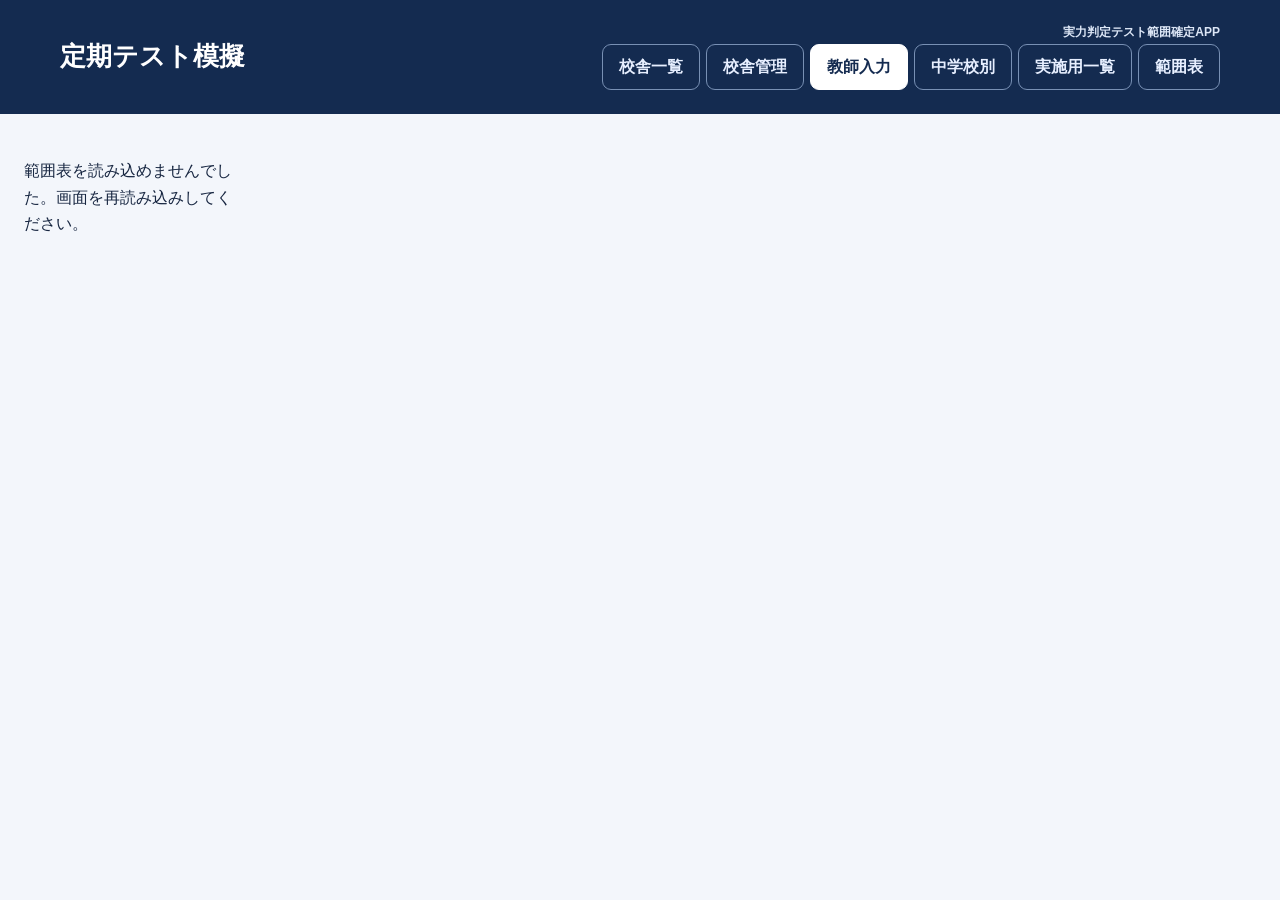
<file: docs/index.html>
<!doctype html>
<html lang="ja">
<head>
<meta charset="utf-8"><meta name="viewport" content="width=device-width,initial-scale=1">
<title>５教科｜定期テスト模擬 範囲選択</title>
<link rel="icon" href="data:image/svg+xml,%3Csvg xmlns='http://www.w3.org/2000/svg' viewBox='0 0 32 32'%3E%3Crect width='32' height='32' rx='6' fill='%231e40af'/%3E%3Ctext x='16' y='23' text-anchor='middle' fill='white' font-size='22'%3E範%3C/text%3E%3C/svg%3E">
<style>
:root{font-family:'Yu Gothic','Meiryo',sans-serif;color:#172641;background:#f3f6fb;font-size:16px;line-height:1.65;--blue:#1e4fc2;--line:#d9e1ed}*{box-sizing:border-box}body{margin:0}button,input,select{font:inherit}button,select{cursor:pointer}button{min-height:46px;border:1px solid var(--line);border-radius:9px;padding:9px 16px;background:#fff;color:inherit;font-weight:700}button:focus-visible,input:focus-visible,select:focus-visible,a:focus-visible{outline:3px solid #eaa329;outline-offset:3px}button:disabled{cursor:not-allowed;opacity:.5}header{background:#142b50;color:#fff;padding:24px max(24px,calc((100vw - 1160px)/2))}header .top{display:flex;align-items:center;justify-content:space-between;gap:20px}.eyebrow{font-size:.875rem;color:#b8cdf1;letter-spacing:.08em}h1{font-size:1.6rem;line-height:1.4;margin:6px 0}header p{margin:4px 0;color:#dce6f6}.mode{display:flex;flex-wrap:wrap;gap:6px}.mode button{background:transparent;color:#e7efff;border-color:#7890b4}.mode button[aria-pressed=true]{background:#fff;color:#142b50;border-color:#fff}.demo{padding:10px 24px;background:#fff3d7;color:#67460d;text-align:center;font-size:.875rem}main{max-width:1208px;margin:auto;padding:28px 24px 55px}.filters{display:flex;align-items:end;gap:24px;flex-wrap:wrap;background:#fff;border:1px solid var(--line);padding:20px 24px;border-radius:14px;margin-bottom:24px}.field{display:flex;flex-direction:column;gap:6px}.field label,.label{font-size:.875rem;font-weight:700;color:#55647b}select,input{padding:10px 12px;border:1px solid #aab8cc;border-radius:8px;background:#fff;color:#172641;max-width:100%;min-height:46px}select{min-width:220px}.grades{display:flex;gap:8px;flex-wrap:wrap}.grades button{min-width:80px}.grades button[aria-pressed=true]{background:var(--blue);border-color:var(--blue);color:#fff}.text-button{border:0;color:var(--blue);padding-left:0;background:transparent}.layout{display:grid;grid-template-columns:minmax(0,1fr) 320px;gap:24px;align-items:start}.section-head{display:flex;align-items:center;justify-content:space-between;margin-bottom:14px;gap:14px}h2{font-size:1.25rem;margin:0}h3{font-size:1.1rem;margin:0}.tag{font-size:.875rem;background:#e3edff;border-radius:6px;padding:5px 11px;color:#234786;white-space:nowrap}.hint{color:#5d6b7d;margin:5px 0 18px;font-size:.9375rem}.units{display:grid;grid-template-columns:1fr 1fr;gap:12px}.unit{display:flex;align-items:start;text-align:left;gap:13px;padding:18px;min-height:145px;position:relative;border-radius:12px;border-color:var(--line);font-weight:400;line-height:1.65;width:100%}.unit:hover:not(:disabled){border-color:#789add;background:#f8fbff}.unit.chosen{background:#edf3ff;border:2px solid var(--blue);padding:17px}.letter{background:#eaf0f8;color:#304a70;font-size:1.25rem;font-weight:800;border-radius:8px;width:39px;height:42px;display:grid;place-items:center;flex-shrink:0}.chosen .letter{background:var(--blue);color:#fff}.unit-title{display:block;font-weight:700;margin-bottom:8px;font-size:1rem}.pages{display:block;font-size:.875rem;color:#56657d}.mark{display:block;font-size:.8125rem;color:var(--blue);font-weight:700;margin-top:7px}.side{border:1px solid var(--line);border-radius:14px;background:#fff;overflow:hidden;position:sticky;top:20px}.side-top{padding:20px 22px;border-bottom:1px solid var(--line);background:#eaf0fa}.school-title{font-size:1.2rem;font-weight:800;overflow-wrap:anywhere}.side-body{padding:22px}.count{font-size:1.9rem;color:var(--blue);font-weight:800}.count small{font-size:1rem;color:#627086;font-weight:400}.selection{padding:14px 0;border-bottom:1px solid #e4eaf3}.selection strong{display:block;margin-bottom:4px}.empty{padding:20px 0;color:#718098}.primary{width:100%;background:var(--blue);color:#fff;border-color:var(--blue);margin-top:20px}.state{font-size:.875rem;margin:12px 0 0;color:#5b6b83}.notice{border-radius:8px;background:#ecf7ef;padding:10px 12px;color:#285936;margin-top:14px;font-size:.875rem}.add-school{border:1px solid var(--line);padding:18px 22px;background:white;border-radius:10px;margin:-10px 0 22px}.add-school form{display:flex;align-items:end;flex-wrap:wrap;gap:12px}.add-school .field{flex:1}.add-school button{background:var(--blue);color:white}.student-summary{margin-bottom:20px;padding:20px 24px;border-left:5px solid var(--blue);background:#fff;border-radius:0 12px 12px 0}.student-summary p{margin:5px 0}.status-line{min-height:1.5em;color:#255735;margin:0 0 14px}.readonly .unit{min-height:130px}.readonly .unit:not(.chosen){background:#f9fafc}.footer{font-size:.875rem;color:#61718a;margin-top:24px} [hidden]{display:none!important}@media(max-width:950px){.units{grid-template-columns:1fr}.layout{grid-template-columns:minmax(0,1fr) 290px}}@media(max-width:680px){header{padding:20px}header .top{align-items:start;flex-direction:column;gap:12px}h1{font-size:1.35rem}main{padding:20px 16px}.filters{padding:16px;gap:16px}.filters .field{width:100%}select{width:100%}.grades button{flex:1;min-width:0}.layout{display:flex;flex-direction:column}.layout>section,.side{width:100%}.side{position:static}.units{grid-template-columns:1fr}.unit{min-height:0}.demo{text-align:left;padding:10px 16px}.section-head{align-items:start}.side-body{padding:18px}.side-top{padding:16px 18px}}@media(prefers-reduced-motion:no-preference){button{transition:background .15s,border-color .15s}}
.student-subject{background:#fff;border:1px solid var(--line);border-radius:12px;padding:22px;margin-top:18px}.student-subject h3{color:var(--blue);font-size:1.2rem}.student-subject .selection:last-child{border-bottom:0}.student-subject .selection{padding:18px 0}.student-overview-title{margin-bottom:18px}

.teacher-panel{background:white;border:1px solid var(--line);border-radius:14px;padding:24px}.teacher-row{display:grid;grid-template-columns:68px minmax(0,1fr);align-items:center;gap:16px;padding:20px 0;border-bottom:1px solid var(--line)}.subject-name{font-size:1.125rem}.symbol-options{display:flex;gap:10px;flex-wrap:wrap}.symbol-button{min-width:48px;font-size:1.125rem}.symbol-button[aria-pressed=true]{background:var(--blue);border-color:var(--blue);color:white}.alternate-button{margin-left:4px}.alternate-field{grid-column:2;display:grid;gap:6px}.alternate-field textarea{font:inherit;width:100%;padding:12px;border:1px solid #aab8cc;border-radius:8px;resize:vertical;min-height:90px}.alternate-field textarea:focus-visible{outline:3px solid #eaa329;outline-offset:3px}.batch-save{display:flex;align-items:center;justify-content:space-between;gap:20px;margin-top:18px}.batch-save .primary{width:auto;flex-shrink:0;margin:0}.provisional-note{margin-top:16px}.alternate-text{white-space:pre-wrap;overflow-wrap:anywhere}.alternate-label{display:block;margin-top:14px}@media(max-width:680px){.teacher-panel{padding:16px}.teacher-row{grid-template-columns:48px minmax(0,1fr);gap:10px}.symbol-options{gap:7px}.symbol-button{padding:8px 12px}.batch-save{align-items:stretch;flex-direction:column}.alternate-field{grid-column:1/-1}}

.student-columns{display:grid;grid-template-columns:minmax(0,1fr) minmax(0,1fr);gap:16px;align-items:start}.student-column{display:grid;gap:12px}.student-columns .student-subject{margin:0;padding:14px 18px}.student-columns .student-subject h3{font-size:1.05rem}.student-columns .selection{padding:8px 0;line-height:1.45}.student-columns .selection strong{margin-bottom:3px;font-size:1rem}.student-columns .alternate-label{margin-top:8px}.student-columns .alternate-text{margin:4px 0;line-height:1.45}.student-mode header{padding-top:12px;padding-bottom:12px}.student-mode header h1{font-size:1.3rem}.student-mode header p{display:none}.student-mode main{padding-top:14px}.student-mode .filters{padding:12px 18px;margin-bottom:12px}.student-mode .student-overview-title{font-size:1.125rem;margin-bottom:12px}.student-mode #message:empty{display:none}.student-mode .footer{margin-top:12px}@media(max-width:600px){.student-columns{grid-template-columns:1fr}.student-columns .student-subject{padding:12px 14px}}
.batch-save .state{margin:0;font-size:1rem;padding:10px 14px;border-radius:8px}.save-success{background:#e4f5e9;color:#166534;font-weight:700}.save-pending{background:#fff3d7;color:#80510a;font-weight:700}.save-error{background:#fee2e2;color:#991b1b;font-weight:700}.school-import{background:#f3f6fb;border-radius:10px;padding:18px;margin:20px 0}.school-import label{font-weight:700}.school-import textarea{display:block;width:100%;font:inherit;border:1px solid #aab8cc;border-radius:8px;padding:12px;resize:vertical;margin:10px 0}.school-import button{color:var(--blue)}.school-table-wrap{overflow-x:auto}#school-settings{width:100%;border-collapse:collapse;margin-top:10px}#school-settings th,#school-settings td{padding:12px;border-bottom:1px solid var(--line);text-align:center}#school-settings th:first-child{text-align:left;overflow-wrap:anywhere}#school-settings thead{background:#eaf0fa}.grade-check{display:flex;min-height:44px;min-width:44px;justify-content:center;align-items:center;cursor:pointer}.grade-check input{width:24px;height:24px;min-height:24px;accent-color:var(--blue)}.school-import textarea:focus-visible{outline:3px solid #eaa329;outline-offset:3px}.school-buttons{display:flex;flex-wrap:wrap;gap:8px}.school-button{overflow-wrap:anywhere;max-width:100%}.school-button[aria-pressed=true]{background:var(--blue);border-color:var(--blue);color:#fff}#range-filters>.field:first-child{flex:1 1 100%}
main{max-width:1420px;display:grid;grid-template-columns:210px minmax(0,1fr);align-items:start;gap:22px}.range-content{min-width:0}#range-filters{display:flex;flex-direction:column;align-items:stretch;gap:22px;position:sticky;top:16px;padding:18px;margin:0;max-height:calc(100dvh - 32px);overflow-y:auto}#range-filters>.field:first-child{flex:0 0 auto}#range-filters .field{width:100%}#range-filters .grades{display:grid;grid-template-columns:repeat(3,minmax(0,1fr));gap:6px}#range-filters .grades button{min-width:0;padding:10px 2px;font-size:.9375rem}#range-filters .school-buttons{display:flex;flex-direction:column;gap:8px}#range-filters .school-button{width:100%;text-align:left;padding:11px 12px}.range-content #message:empty{display:none}.admin-mode main{display:block}.student-mode #range-filters{padding:18px;margin:0}.student-mode main{padding-top:14px}@media(max-width:950px){main{grid-template-columns:170px minmax(0,1fr);gap:14px;padding-left:16px;padding-right:16px}#range-filters{padding:12px}.student-mode #range-filters{padding:12px}}@media(max-width:600px){main{grid-template-columns:126px minmax(0,1fr);gap:10px;padding:12px 8px}#range-filters{padding:10px;top:8px;max-height:calc(100dvh - 16px)}#range-filters .grades{grid-template-columns:1fr}#range-filters .school-button{padding:9px 7px}.teacher-panel{padding:12px}.teacher-row{grid-template-columns:1fr}.alternate-field{grid-column:1}.student-mode #range-filters{padding:10px}}

#range-filters{overflow:hidden;max-height:calc(100dvh - 240px);gap:16px}#range-filters>.field:last-child{min-height:0;flex:1 1 auto}#range-filters .school-buttons{overflow-y:auto;min-height:0;padding:3px;scrollbar-gutter:stable}#range-filters .school-button{min-height:56px;font-size:1.0625rem;flex-shrink:0}.many-schools main{grid-template-columns:290px minmax(0,1fr)}.many-schools #range-filters .school-buttons{display:grid;grid-template-columns:repeat(2,minmax(0,1fr));gap:6px;align-content:start}.many-schools #range-filters .school-button{min-height:46px;font-size:1rem;line-height:1.35;padding:9px 7px}.many-schools #range-filters{padding:12px}@media(max-width:950px){.many-schools main{grid-template-columns:250px minmax(0,1fr)}}@media(max-width:760px){.many-schools main{grid-template-columns:170px minmax(0,1fr)}.many-schools #range-filters .school-buttons{grid-template-columns:1fr}#range-filters{max-height:calc(100dvh - 180px)}}@media(max-width:600px){.many-schools main{grid-template-columns:126px minmax(0,1fr)}#range-filters .school-button{font-size:1rem;min-height:48px}#range-filters{max-height:calc(100dvh - 32px)}}
.campus-back{color:#dce6f6;font-size:.875rem}.student-mode header #campus-name{display:block;margin:0}.student-mode header .campus-back{display:inline-block}.pin-overlay{position:fixed;inset:0;background:#142b5080;z-index:100;display:grid;place-items:center}.pin-box{background:white;padding:28px;border-radius:14px;max-width:420px;width:90%}.pin-box input{display:block;width:100%;margin:8px 0 16px}.pin-box p[role=alert]{color:#991b1b}.pin-box button{margin:4px}.pin-box button[type=submit]{background:var(--blue);color:white}.mode{flex-wrap:nowrap;flex-shrink:0}.mode button,.mode a{white-space:nowrap}.mode a{display:inline-flex;align-items:center;justify-content:center;min-height:46px;border:1px solid #7890b4;border-radius:9px;padding:9px 16px;background:transparent;color:#e7efff;font-weight:700;text-decoration:none}@media(max-width:420px){.mode{width:100%;gap:4px}.mode button,.mode a{padding:9px 8px;font-size:.875rem;flex:1}}.header-actions{display:flex;flex-direction:column;align-items:flex-end;gap:4px}.brand-label{font-size:12px;font-weight:700;line-height:16px;color:#dce6f6;text-align:right}@media(max-width:680px){.header-actions{width:100%;align-items:flex-end}}</style>
<style>
#range-filters,#range-filters .school-buttons{flex-wrap:nowrap}
@media(min-width:601px){.student-mode main{padding-bottom:16px}.student-columns .student-subject{padding:10px 16px}.student-columns .selection{padding:6px 0}}
</style>
<style>@media(max-width:1200px){header .top{flex-wrap:wrap}.header-actions{margin-left:auto;max-width:100%}.mode{flex-wrap:wrap;justify-content:flex-end}}</style>
<style>
.teacher-row{grid-template-columns:68px minmax(0,1fr) 104px;gap:12px}.subject-save{grid-column:3;grid-row:1;display:grid;gap:5px;align-self:center}.subject-save button{background:var(--blue);color:white;padding:8px 10px;min-width:92px}.subject-state{font-size:.8rem;line-height:1.4;margin:0;padding:4px 6px;border-radius:6px;overflow-wrap:anywhere}.subject-save .resolve-conflict{font-size:.8rem;background:white;color:var(--blue);padding:6px;min-width:0}.alternate-field{grid-column:2/4}.teacher-row{padding:14px 0}@media(max-width:680px){.teacher-row{grid-template-columns:48px minmax(0,1fr);gap:8px}.subject-save{grid-column:2;grid-row:auto;display:flex;align-items:center;flex-wrap:wrap}.subject-save button{min-width:84px}.alternate-field{grid-column:1/-1}}
</style><style>
.input-layout-switch{display:flex;gap:8px;margin-bottom:12px}.input-layout-switch button[aria-pressed=true]{background:var(--blue);color:white;border-color:var(--blue)}.teacher-input-top{position:sticky;top:0;z-index:2;background:white;padding:8px 0 10px;border-bottom:1px solid var(--line)}.teacher-input-top .hint{margin:6px 0 0}.pending-inputs{margin:8px 0 0;font-size:.85rem;color:#80510a}.school-input-row{grid-template-columns:140px minmax(0,1fr) 104px}.school-input-row .subject-name{overflow-wrap:anywhere}.school-input-row:nth-child(even){background:#f7f9fd}.school-input-row{padding-left:10px;padding-right:10px}.teacher-subject-mode main{grid-template-columns:210px minmax(0,1fr)}#teacher-subjects .school-button[aria-pressed=true]{background:var(--blue);color:white}.subject-input-layout .teacher-input-top h2{font-size:1.3rem;color:var(--blue)}@media(max-width:950px){.teacher-subject-mode main{grid-template-columns:170px minmax(0,1fr)}.school-input-row{grid-template-columns:105px minmax(0,1fr) 96px}}@media(max-width:680px){.school-input-row{grid-template-columns:1fr}.school-input-row .subject-name{grid-column:1;font-size:1.1rem}.school-input-row .symbol-options,.school-input-row .subject-save,.school-input-row .alternate-field{grid-column:1;grid-row:auto}.subject-input-layout .teacher-input-top h2{font-size:1.1rem}}@media(max-width:600px){.teacher-subject-mode main{grid-template-columns:105px minmax(0,1fr)}.input-layout-switch button{padding:8px 10px;min-width:0;flex:1}.teacher-input-top{top:0}}
.teacher-subject-mode #range-filters{overflow-x:hidden;overflow-y:auto}.teacher-subject-mode #range-filters #teacher-subject-field{flex:1 1 auto;min-height:110px;overflow:hidden}.teacher-subject-mode #teacher-subject-field>.label{flex:0 0 auto}.teacher-subject-mode #teacher-subjects{flex:1 1 auto;min-height:0;overflow-y:auto;overscroll-behavior:contain;touch-action:pan-y}
</style></head>
<body>
<header><div class="top"><div><h1 id="exam-heading">定期テスト模擬</h1></div><div class="header-actions"><div class="brand-label">実力判定テスト範囲確定APP</div><nav class="mode" aria-label="画面の切り替え"><a href="campuses.html">校舎一覧</a><button id="admin" aria-pressed="false">校舎管理</button><button id="teacher" aria-pressed="true">教師入力</button><button id="student" aria-pressed="false">中学校別</button><a id="execution-list" href="execution.html" target="_blank" rel="noopener">実施用一覧</a><a id="all-ranges" href="ranges.html" target="_blank" rel="noopener">範囲表</a></nav></div></div></header>

<div id="pin-panel" class="pin-overlay" hidden><form id="pin-form" class="pin-box" role="dialog" aria-modal="true" aria-labelledby="pin-heading"><h2 id="pin-heading">編集パスワード</h2><p id="pin-campus"></p><label for="pin-input">４桁の数字</label><input id="pin-input" type="password" inputmode="numeric" pattern="[0-9]{4}" maxlength="4" required autocomplete="off"><p id="pin-error" role="alert"></p><button id="pin-submit" type="submit">編集する</button><button id="pin-cancel" type="button">キャンセル</button></form></div><main>
<aside class="filters" id="range-filters" aria-label="学年と中学校の選択"><div class="field"><span class="label">学年</span><div class="grades" role="group" aria-label="学年"><button data-grade="1" aria-pressed="true">１年生</button><button data-grade="2" aria-pressed="false">２年生</button><button data-grade="3" aria-pressed="false">３年生</button></div></div><div class="field" id="teacher-subject-field" hidden><span class="label" id="teacher-subject-label">教科</span><div id="teacher-subjects" class="school-buttons" role="group" aria-labelledby="teacher-subject-label"></div></div><div class="field" id="school-field"><span class="label" id="school-label">中学校</span><div id="school" class="school-buttons" role="group" aria-labelledby="school-label"></div></div></aside>
<div class="range-content">
<section id="admin-panel" class="teacher-panel" hidden><div id="exam-registration" hidden style="margin-bottom:24px;padding-bottom:20px;border-bottom:1px solid #d9e1ed"><h2>全校舎共通の範囲表</h2><a href="exam-admin.html">次の回の範囲を登録する</a></div><form id="password-settings" style="border-bottom:1px solid #d9e1ed;padding-bottom:20px;margin-bottom:24px"><h2>この校舎のパスワード設定</h2><p class="hint">変更すると、次回からこの校舎の編集に新しいパスワードを使用します。</p><div style="display:flex;gap:12px;align-items:end;flex-wrap:wrap"><label class="field">新しいパスワード<input id="new-password" type="password" inputmode="numeric" pattern="[0-9]{4}" minlength="4" maxlength="4" required autocomplete="new-password" placeholder="数字４桁"></label><label class="field">確認のため再入力<input id="confirm-password" type="password" inputmode="numeric" pattern="[0-9]{4}" minlength="4" maxlength="4" required autocomplete="new-password" placeholder="数字４桁"></label><button id="save-password" type="submit">パスワードを保存</button></div><p id="password-status" role="status" aria-live="polite"></p></form><h2>中学校の設定</h2><p class="hint">この校舎に在籍している中学校を登録し、生徒がいる学年にチェックを入れてください。</p><div class="school-import"><label for="school-paste">中学校名をまとめて貼り付け</label><p class="hint">Excelなどの「中学校名」の１列をコピーできます。同じ学校が複数行あっても１校にまとめます。</p><textarea id="school-paste" rows="4" placeholder="Ｓ中学校&#10;Ｔ中学校&#10;Ｔ中学校"></textarea><button id="import-schools">一覧に追加</button></div><p class="hint">Ｓ中が３年生だけなら「３年生」のみ、Ｔ中が１・３年生ならその２つにチェック。未チェックの学校も登録したままにできます。</p><p id="school-count" class="label"></p><div class="school-table-wrap"><table id="school-settings"></table></div><div class="batch-save"><p id="admin-status" class="state" role="status" aria-live="polite"></p><button id="save-schools" class="primary">保存</button></div></section>
<p id="no-schools" class="notice" hidden>この学年の中学校は未設定です。校舎管理で在籍する学年を設定してください。</p>
<p id="message" class="status-line" role="status" aria-live="polite"></p>
<div id="student-summary" class="student-summary" hidden></div>
<section id="teacher-layout" class="teacher-panel"><div id="teacher-input-root"></div></section>

</div>
</main>
<script src="config.js"></script><script src="cloud-api.js?v=20260924-rounds"></script><script src="current-exam.js"></script><script src="teacher-input.js?v=20261022-layout"></script><script>
'use strict';
(async()=>{
const EXAM=await CurrentExam.load();
const SUBJECTS=EXAM.subjects;
// Keep the existing storage key and social record keys so prior selections survive.
const CAMPUS_NAMES={"chikusa-honbu": "千種本部校", "campus-577409565a8d": "豊国本部校", "campus-7998e0b572c3": "高畑校", "campus-40ac88735aad": "当知校", "campus-225a846fc154": "小田井本部校", "campus-7a3d00658133": "味鋺校", "campus-7e672446922a": "南陽本校", "campus-98ac97a80661": "東海校", "campus-5fc834103cdd": "知多校", "campus-8946569a491a": "高横須賀駅前校", "campus-929956d0dff0": "滝ノ水校", "campus-b125c0ea4342": "桜本町本部校", "campus-628c188ebbe4": "七番町校", "campus-7911ab735110": "鳴海本部校", "campus-fd50b2aaf7a7": "徳重本校", "campus-12328dd3af08": "大森本校", "campus-71b7edac0903": "柳原校", "campus-3ba3b4a62614": "香久山校", "campus-bcfbec646f6d": "山の手校", "campus-54cdbf6e54bd": "日進本部校", "campus-e85a1b53136d": "新瀬戸校", "campus-00a7f8e434f1": "黒川本通本校", "campus-8899bbc5aea1": "瀬戸口駅前校", "campus-a90508f6eb86": "吉根校", "campus-44bfe528f330": "赤池校", "campus-4721c3fbda0f": "中高一貫明和高校前校", "campus-c6c7cee35db5": "藤が丘本部校", "campus-54ec36fec7e3": "新守山駅前校", "campus-4782ae5ab29b": "原駅前校", "shiotsuke": "塩付校", "campus-a0d090016983": "神丘校", "campus-55803870ba16": "天白校", "campus-326cbb3349f7": "名東本部校", "campus-95282035d85a": "長久手本部校", "campus-96bc3f056ca3": "太平通校", "campus-e4261f1010c9": "朝宮校", "campus-58ee04620438": "尾張旭本部校", "campus-a6725925de05": "春日井本部校", "campus-81e1b192846f": "津島本部校", "campus-c754dd8db20d": "蟹江駅前校", "campus-264029beccc6": "弥富駅前校", "campus-96975813bafe": "七宝校", "campus-b128d91a3073": "中高一貫津島本部校", "campus-bdc0d626650f": "西春校", "campus-f7f69c133e19": "甚目寺校", "campus-a8496b049874": "美和校", "campus-1e00e3c31333": "稲沢本部校", "campus-445039097b07": "清須校", "campus-3ba68115f88a": "国府宮校", "campus-065a9f755b5f": "一宮本部校", "campus-1b188dcc0fc7": "小牧本部校", "campus-565ddc989a10": "犬山校", "campus-5aab281c0432": "江南校", "campus-03caf8af52f1": "両郷校", "campus-51a99c1d4577": "今伊勢校"};
const requestedCampus=new URLSearchParams(location.search).get('campus');
const campusId=Object.hasOwn(CAMPUS_NAMES,requestedCampus)?requestedCampus:null;
const KEY=campusId?'test-range-campus-v1:'+EXAM.id+':'+campusId:'social-range-prototype-campus-v1';
document.getElementById('exam-heading').textContent=EXAM.title+(campusId?'【'+CAMPUS_NAMES[campusId]+'】':'');
document.title=document.getElementById('exam-heading').textContent;
const $=id=>document.getElementById(id);
let db={schools:[],records:{}};
let loadProblem='';

const ORDER=['english','math','science','social','japanese'];
let school=db.schools[0]?.id||'',grade=1,mode='student';
function key(id){return school+':'+grade+(id==='social'?'':':'+id);}
function selectionCount(id){return EXAM.selectionCounts[grade]?.[id]||2;}
function commonUnits(id){return EXAM.common[grade]?.[id]||[];}
function pageLabel(u){if(u[4])return u[4];return (u[2]?u[2]+'　':'')+(u[3]?'P'+u[3]:'');}
function valid(id,r){if(!r)return false;const codes=r.codes||[];return Array.isArray(codes)&&new Set(codes).size===codes.length&&codes.every(c=>SUBJECTS[id].units[grade].some(u=>u[0]===c))&&(r.kind==='alternate'?codes.length<selectionCount(id)&&typeof r.text==='string'&&r.text.trim().length>0&&r.text.length<=500:codes.length===selectionCount(id));}
function rawRecord(id){return db.records[key(id)]||(id==='social'?db.records[school+':'+grade+':social']:null)||null;}
function record(id){const r=rawRecord(id);return valid(id,r)?r:null;}
function hasUnsaved(){return ready&&((mode==='admin'&&adminDirty())||editor.isDirty());}
function leave(){if(editor.isBusy())return false;return mode!=='admin'||!adminDirty()||confirm('まだ保存していない中学校設定があります。変更を取り消して画面を切り替えますか？');}
let revision=0,canEdit=false,ready=false;
window.addEventListener('exam-changed',()=>{ready=false;canEdit=false;});
async function persist(next){
try{if(!campusId)throw Error('校舎一覧から校舎を選んでください。');
const response=await fetch('/api/save',{method:'POST',headers:{'Content-Type':'application/json'},body:JSON.stringify({campus:campusId,exam:EXAM.id,revision,data:next})});const result=await response.json();if(!response.ok){if(response.status===403)canEdit=false;throw Error(result.error);}revision=result.revision;db=next;return true;
}catch(e){$('message').textContent=e.message||'保存できませんでした。';return false;}}
async function loadRemote(){const response=await fetch('/api/state?campus='+encodeURIComponent(campusId)+'&exam='+EXAM.id);if(!response.ok)throw Error('保存先に接続できませんでした。');const result=await response.json();revision=result.revision;canEdit=result.canEdit;if(result.data)db=result.data;schoolOptions();editor.syncData();}
function requestPin(){return new Promise(resolve=>{const panel=$('pin-panel');panel.hidden=false;$('pin-campus').textContent=CAMPUS_NAMES[campusId];$('pin-input').value='';$('pin-error').textContent='';$('pin-input').focus();
const close=ok=>{panel.hidden=true;$('pin-input').value='';$('pin-submit').disabled=false;resolve(ok);};
$('pin-cancel').onclick=()=>close(false);
$('pin-form').onsubmit=async e=>{e.preventDefault();$('pin-submit').disabled=true;try{const response=await fetch('/api/login',{method:'POST',headers:{'Content-Type':'application/json'},body:JSON.stringify({campus:campusId,pin:$('pin-input').value})});const result=await response.json();if(!response.ok)throw Error(result.error);await loadRemote();close(true);}catch(error){$('pin-error').textContent=error.message;$('pin-submit').disabled=false;}};});}

const editor=TeacherInput.create({
 root:$('teacher-input-root'),selector:$('teacher-subjects'),exam:EXAM,campus:campusId,
 getData:()=>db,isReady:()=>ready,isEditing:()=>mode==='teacher',
 ensureEdit:async()=>canEdit||await requestPin(),onAuthError:()=>{canEdit=false;},
 onData:(data,nextRevision)=>{db=data;revision=nextRevision;schoolOptions();},
 onBusy:value=>{$('range-filters').inert=value;document.querySelector('.mode').inert=value;},
 onMessage:text=>{$('message').textContent=text;},onLayoutChange:()=>render()
});
function node(tag,cls,text){const n=document.createElement(tag);if(cls)n.className=cls;if(text!==undefined)n.textContent=text;return n;}
function schoolOptions(){const group=$('school'),available=db.schools.filter(s=>schoolGrades(s).includes(grade));document.body.classList.toggle('many-schools',!(mode==='teacher'&&editor.getLayout()==='subject')&&available.length>8);if(!available.some(s=>s.id===school))school=available[0]?.id||'';group.replaceChildren();available.forEach(s=>{const b=node('button','school-button',s.name);b.type='button';b.setAttribute('aria-pressed',String(s.id===school));b.onclick=()=>{if(s.id===school||!leave())return;school=s.id;schoolOptions();$('message').textContent='';render();};group.append(b);});}
function selectionNode(u){const n=node('div','selection');n.append(node('strong','',u[0]+'　'+u[1]));if(pageLabel(u))n.append(node('span','pages',pageLabel(u)));return n;}
function renderStudentOverview(){
const overview=$('student-summary');overview.className='student-overview';overview.replaceChildren();
overview.append(node('h2','student-overview-title',db.schools.find(s=>s.id===school).name+'　'+grade+'年生のテスト範囲'));
const grid=node('div','student-columns'),left=node('div','student-column'),right=node('div','student-column');grid.append(left,right);overview.append(grid);
ORDER.forEach((id,index)=>{const info=SUBJECTS[id],saved=record(id),section=node('section','student-subject');
section.append(node('h3','',info.name+(info.provisional&&(saved?.codes?.length||!saved)?'（仮の単元）':'')));
if(saved){commonUnits(id).forEach(u=>section.append(selectionNode(u)));info.units[grade].filter(u=>(saved.codes||[]).includes(u[0])).forEach(u=>section.append(selectionNode(u)));if(saved.kind==='alternate')section.append(node('strong','alternate-label','別版'),node('p','alternate-text',saved.text));}
else section.append(node('p','state','未決定'));(index<3?left:right).append(section);});
}
function render(){
$('execution-list').href='execution.html?'+new URLSearchParams(campusId?{campus:campusId}:{});
$('all-ranges').href='ranges.html?'+new URLSearchParams({grade:String(grade),...(campusId?{campus:campusId}:{})});
const teacher=mode==='teacher',admin=mode==='admin',bySubject=teacher&&editor.getLayout()==='subject';
document.body.classList.toggle('student-mode',mode==='student');document.body.classList.toggle('admin-mode',admin);document.body.classList.toggle('teacher-subject-mode',bySubject);
document.body.classList.toggle('many-schools',!bySubject&&db.schools.filter(s=>schoolGrades(s).includes(grade)).length>8);
['teacher','student','admin'].forEach(m=>$(m).setAttribute('aria-pressed',String(mode===m)));
document.querySelectorAll('[data-grade]').forEach(b=>b.setAttribute('aria-pressed',String(Number(b.dataset.grade)===grade)));
$('range-filters').hidden=admin;$('teacher-subject-field').hidden=!bySubject;$('school-field').hidden=bySubject;
$('range-filters').setAttribute('aria-label',bySubject?'学年と教科の選択':'学年と中学校の選択');
$('admin-panel').hidden=!admin;$('teacher-layout').hidden=!teacher;$('student-summary').hidden=mode!=='student'||!school;$('no-schools').hidden=admin||teacher||Boolean(school);
if(admin){renderAdmin();return;}if(teacher){editor.setContext({school,grade});return;}if(school)renderStudentOverview();
}
document.querySelectorAll('[data-grade]').forEach(b=>b.onclick=()=>{if(Number(b.dataset.grade)===grade||!leave())return;grade=Number(b.dataset.grade);schoolOptions();$('message').textContent='';render();});
['teacher','student','admin'].forEach(m=>$(m).onclick=async()=>{if(!ready||mode===m||!leave())return;if(m!=='student'&&!canEdit&&!(await requestPin()))return;mode=m;if(m==='admin'){adminSchools=cloneSchools();$('school-paste').value='';$('admin-status').textContent='';}schoolOptions();$('message').textContent='';render();});
let adminSchools=[];
function schoolGrades(s){return Array.isArray(s.grades)?s.grades.filter(g=>[1,2,3].includes(g)):[1,2,3];}
function cloneSchools(){return db.schools.map(s=>({...s,grades:[...schoolGrades(s)]}));}
function adminDirty(){return JSON.stringify(adminSchools)!==JSON.stringify(cloneSchools())||Boolean($('school-paste').value.trim());}
function adminStatus(text,success=false){$('admin-status').textContent=text;$('admin-status').className='state '+(success?'save-success':'save-pending');}
function renderAdmin(){$('exam-registration').hidden=campusId!=='chikusa-honbu';const table=$('school-settings');table.replaceChildren();
const head=node('tr');['中学校','１年生','２年生','３年生'].forEach(t=>head.append(node('th','',t)));const thead=node('thead');thead.append(head);table.append(thead);const body=node('tbody');
adminSchools.forEach(s=>{const row=node('tr');row.append(node('th','',s.name));[1,2,3].forEach(g=>{const cell=node('td'),label=node('label','grade-check'),input=node('input');input.type='checkbox';input.checked=s.grades.includes(g);input.setAttribute('aria-label',s.name+' '+g+'年生に在籍');input.onchange=()=>{s.grades=input.checked?[...new Set([...s.grades,g])].sort():s.grades.filter(x=>x!==g);adminStatus('未保存の変更があります');};label.append(input);cell.append(label);row.append(cell);});body.append(row);});table.append(body);
$('school-count').textContent=adminSchools.length+'校 登録候補';}
function importSchools(){const raw=$('school-paste').value.trim();if(!raw){adminStatus('中学校名を貼り付けてください。');return;}
const lines=raw.split(/\r?\n/).map(v=>v.trim()).filter(Boolean);if(lines.some(v=>v.includes('\t'))){adminStatus('中学校名の１列だけをコピーして貼り付けてください。');return;}
const norm=v=>v.normalize('NFKC').replace(/\s+/g,' ').trim();const names=lines.filter(v=>!['中学校','中学校名','学校名'].includes(norm(v)));if(names.some(n=>n.length>80)){adminStatus('80文字を超える行があります。中学校名だけを貼り付けてください。');return;}
let added=0,duplicates=0;const known=new Set(adminSchools.map(s=>norm(s.name)));names.forEach(name=>{if(known.has(norm(name))){duplicates++;return;}known.add(norm(name));adminSchools.push({id:globalThis.crypto?.randomUUID?.()||'school-'+Date.now()+'-'+Math.random().toString(36).slice(2),name,grades:[]});added++;});
$('school-paste').value='';renderAdmin();adminStatus(added+'校を一覧に追加しました。'+(duplicates?duplicates+'件の重複を除きました。':'')+'在籍する学年にチェックを入れ、保存してください。');}
async function saveSchoolSettings(){if(!ready||!canEdit)return;if($('school-paste').value.trim()){adminStatus('貼り付けた学校名を「一覧に追加」してから保存してください。');return;}
if(await persist({...db,schools:adminSchools.map(s=>({...s,grades:[...s.grades]}))})){adminSchools=cloneSchools();schoolOptions();editor.syncData();adminStatus('✓ 保存完了（'+new Date().toLocaleTimeString('ja-JP')+'）',true);}else{adminStatus('保存できませんでした。もう一度お試しください。');}}
$('password-settings').onsubmit=async e=>{
 e.preventDefault();const status=$('password-status'),pin=$('new-password').value;
 if(!/^[0-9]{4}$/.test(pin)){status.textContent='半角数字４桁で入力してください。';return;}
 if(pin!==$('confirm-password').value){status.textContent='確認用のパスワードが一致しません。';return;}
 $('save-password').disabled=true;status.textContent='保存中…';
 try{const response=await fetch('/api/password',{method:'POST',headers:{'Content-Type':'application/json'},body:JSON.stringify({campus:campusId,pin})});const result=await response.json();if(!response.ok){if(response.status===403)canEdit=false;throw Error(result.error);}e.target.reset();status.textContent='✓ パスワードを保存しました。';status.style.color='#255735';}
 catch(error){status.textContent='保存できませんでした。'+error.message;status.style.color='#991b1b';}
 finally{$('save-password').disabled=false;}
};
$('import-schools').onclick=importSchools;$('save-schools').onclick=saveSchoolSettings;
$('school-paste').oninput=()=>adminStatus('貼り付けた学校名は、まだ一覧に追加されていません。');

window.addEventListener('beforeunload',e=>{if(hasUnsaved()){e.preventDefault();e.returnValue='';}});
schoolOptions();editor.syncData();render();$('message').textContent='読み込み中…';
if(!campusId){location.replace('campuses.html');}else{loadRemote().then(async()=>{ready=true;render();$('message').textContent=revision===0?'この回の選択単元はまだ保存されていません。教師入力画面で登録してください。':'';if(new URLSearchParams(location.search).get('view')!=='student')await $(new URLSearchParams(location.search).get('view')==='admin'?'admin':'teacher').onclick();}).catch(e=>{$('message').textContent=e.message;});}
if(document.modelContext?.registerTool){try{Promise.resolve(document.modelContext.registerTool({name:'read_test_range',description:'現在の中学校・学年の保存済み５教科の範囲を読み取ります。未保存の入力は含みません。',inputSchema:{type:'object',properties:{},additionalProperties:false},annotations:{readOnlyHint:true},execute:()=>({exam:EXAM.title,campus:campusId?CAMPUS_NAMES[campusId]:null,school:db.schools.find(s=>s.id===school)?.name||null,grade,subjects:ORDER.map(id=>({name:SUBJECTS[id].name,range:record(id)})),storage:'Googleドライブの共有保存データ'})})).catch(()=>{});}catch{}}

})().catch(()=>{const main=document.querySelector("main");main.replaceChildren();const message=document.createElement("p");message.textContent="範囲表を読み込めませんでした。画面を再読み込みしてください。";main.append(message);});
</script>
</body></html>
</file>
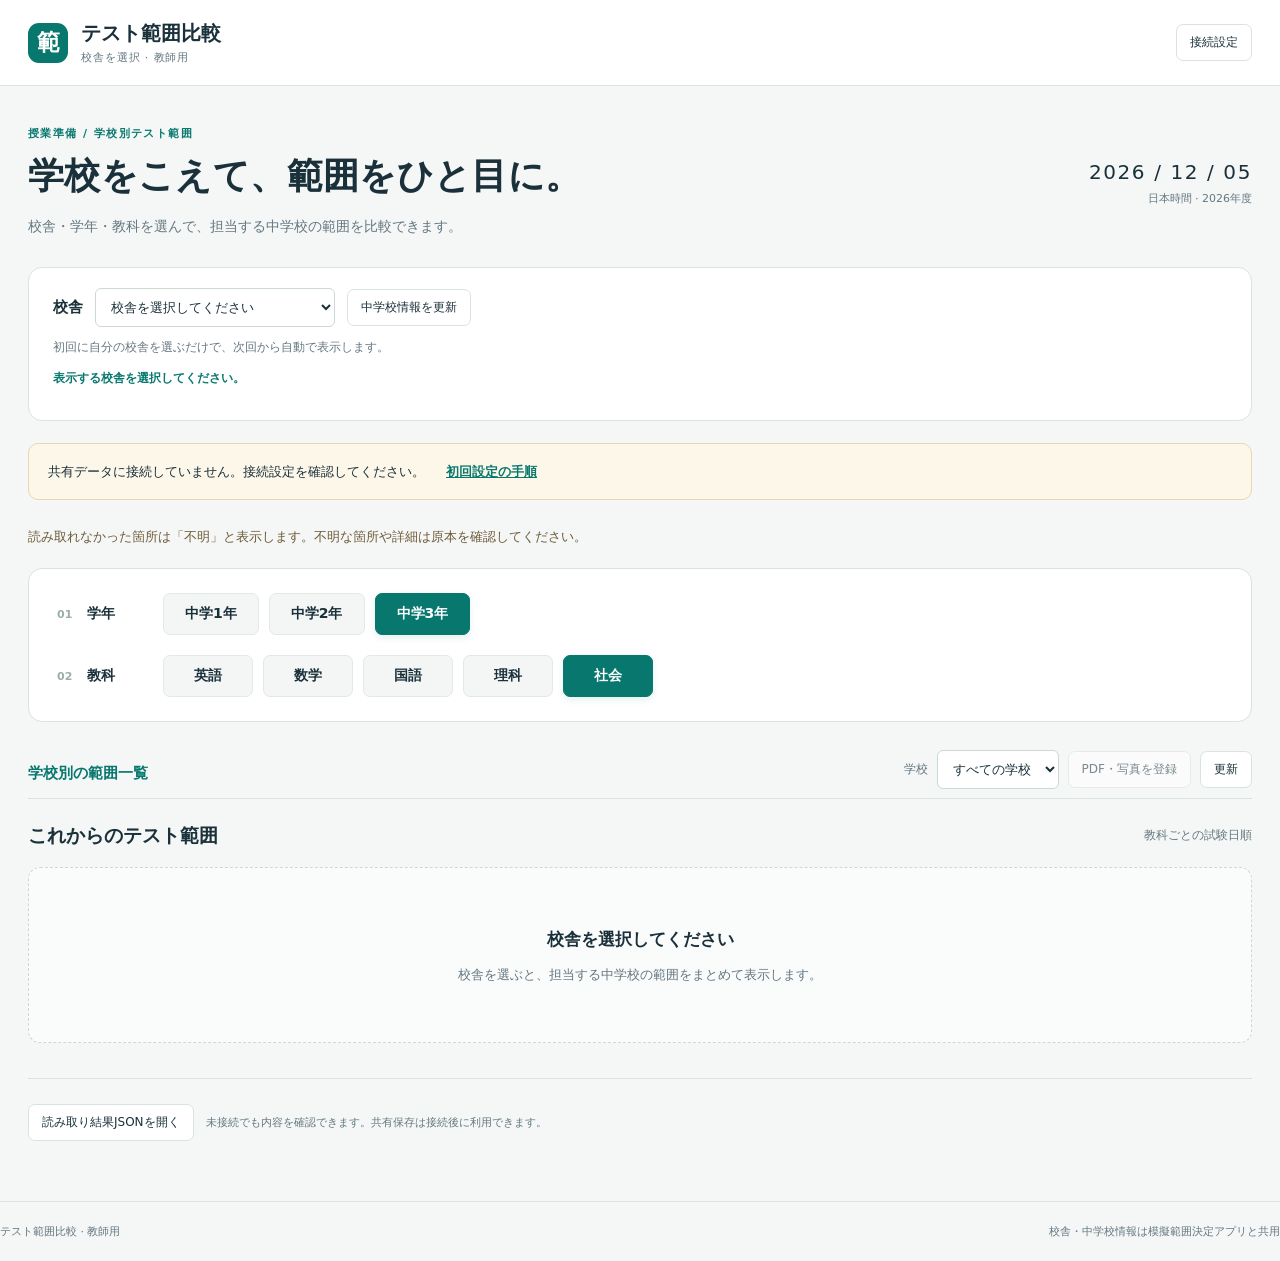
<file: docs/school-ranges/index.html>
<!doctype html>
<html lang="ja">
<head>
  <meta charset="utf-8"><meta name="viewport" content="width=device-width, initial-scale=1">
  <meta name="robots" content="noindex,nofollow">
  <title>学校別テスト範囲比較</title>
  <link rel="stylesheet" href="styles.css?v=campus-20261107">
</head>
<body>
  <header class="top"><a class="brand" href="./"><span class="mark">範</span><span>テスト範囲比較<small id="campusBrand">校舎を選択 · 教師用</small></span></a><button id="connectionButton" class="quiet">接続設定</button></header>
  <main>
    <section class="intro"><div><p class="eyebrow">授業準備 / 学校別テスト範囲</p><h1>学校をこえて、<br class="mobile">範囲をひと目に。</h1><p class="lead">校舎・学年・教科を選んで、担当する中学校の範囲を比較できます。</p></div><div class="today"><span id="today"></span><small id="year"></small></div></section>
    <section class="campus-picker" aria-label="表示する校舎"><div class="campus-controls"><label for="campus">校舎</label><select id="campus" aria-describedby="campusHelp"><option value="">校舎を選択してください</option></select><button id="campusReload" class="quiet" type="button">中学校情報を更新</button></div><p id="campusHelp">初回に自分の校舎を選ぶだけで、次回から自動で表示します。</p><p id="campusStatus" role="status" aria-live="polite"></p><p id="campusSchools" class="campus-schools"></p><a id="campusManage" target="_blank" rel="noopener" hidden>中学校の設定を開く</a></section>
    <div id="connectionStatus" class="notice" role="status"></div>
    <p class="source-note">読み取れなかった箇所は「不明」と表示します。不明な箇所や詳細は原本を確認してください。</p><section class="selectors" aria-label="表示する学年と教科"><div class="selector-row"><h2><span>01</span> 学年</h2><div id="grades" class="segments"></div></div><div class="selector-row"><h2><span>02</span> 教科</h2><div id="subjects" class="segments"></div></div></section>
    <div class="toolbar"><strong class="list-label">学校別の範囲一覧</strong><div class="actions"><label for="school">学校</label><select id="school"><option value="">すべての学校</option></select><button id="newButton" class="quiet">PDF・写真を登録</button><button id="refreshButton" class="quiet">更新</button></div></div>
    <section><div class="section-head"><h2 id="listTitle">これからのテスト範囲</h2><span id="sortHint">教科ごとの試験日順</span></div><div id="cards" class="cards"></div></section>
    <section id="previousSection" class="previous"><button id="previousButton" class="quiet">前回のテスト範囲を見る</button><div id="previousContent" hidden><div class="section-head"><h2>前回のテスト範囲</h2><span>当年度・学校ごとの直近の登録分</span></div><div id="previousCards" class="cards"></div></div></section>
    <div class="import-tools"><label class="file-button">読み取り結果JSONを開く<input id="importFile" type="file" accept="application/json,.json" hidden></label><button id="exportButton" class="quiet" hidden>確認内容をJSONで保存</button><span>未接続でも内容を確認できます。共有保存は接続後に利用できます。</span></div>
  </main>
  <footer><span id="campusFooter">テスト範囲比較 · 教師用</span><span>校舎・中学校情報は模擬範囲決定アプリと共用</span></footer>
  <dialog id="connectionDialog"><form method="dialog" class="modal"><div class="modal-head"><h2>共有保存の接続設定</h2><button value="cancel" class="close" aria-label="閉じる">×</button></div><p>Google側の保存用アプリを初回だけ設定します。接続先のURLを入力してください。</p><label>Apps Scriptの公開URL<input id="apiUrl" type="url" placeholder="https://script.google.com/macros/s/…/exec"></label><p id="connectionError" class="error" role="alert"></p><div class="modal-actions"><a href="setup.html" target="_blank" rel="noopener">初回設定の手順を見る</a><button id="connectButton" type="button" class="primary">接続する</button></div></form></dialog>
  <dialog id="editorDialog"><form id="editorForm" class="modal wide"><div class="modal-head"><div><p class="eyebrow">不明な箇所は「不明」のまま保存できます</p><h2 id="editorTitle">範囲を修正</h2></div><button id="editorClose" type="button" class="close" aria-label="閉じる">×</button></div><div class="edit-layout"><section class="source-panel"><div class="source-tools"><strong id="sourceLabel"></strong><button id="loadOriginal" type="button" class="quiet">原本を表示</button><a id="driveOriginal" target="_blank" rel="noopener">Driveで開く</a></div><div id="sourcePreview" class="source-preview"><p>「原本を表示」で、登録元のPDF・写真を確認できます。</p></div></section><section class="fields"><div class="field-row"><label>学校名<input name="school" maxlength="80" required></label><label>学年<select name="grade"><option value="1">中学1年</option><option value="2">中学2年</option><option value="3">中学3年</option></select></label></div><div class="field-row"><label>年度<input name="year" type="number" min="2000" max="2100" required></label><label>テスト名<input name="testName" maxlength="100" required></label></div><div id="subjectFields"></div><p id="editorError" class="error" role="alert"></p></section></div><div class="modal-actions sticky"><span id="saveHint"></span><div><button id="publishButton" type="button" class="primary">保存する</button></div></div></form></dialog>
  <dialog id="uploadDialog"><form id="uploadForm" class="modal"><div class="modal-head"><h2>PDF・写真を登録</h2><button id="uploadClose" type="button" class="close" aria-label="閉じる">×</button></div><p>資料を保存した後、原本と照合しながら範囲を入力します。AI自動読み取りは未接続です。</p><label>資料（PDF・JPEG・PNG／10MBまで）<input id="uploadFile" type="file" accept="application/pdf,image/jpeg,image/png" required></label><p id="uploadError" class="error" role="alert"></p><div class="modal-actions"><span>1件につき1校・1学年・1回のテスト</span><button id="uploadButton" type="button" class="primary">資料を保存して入力</button></div></form></dialog>
  <div id="toast" class="toast" role="status" hidden></div>
  <script src="../config.js?v=campus-20261107"></script><script src="config.js?v=campus-20261107"></script><script src="campus.js?v=campus-20261107"></script><script src="core.js?v=campus-20261107"></script><script src="app.js?v=campus-20261107"></script>
</body>
</html>
</file>
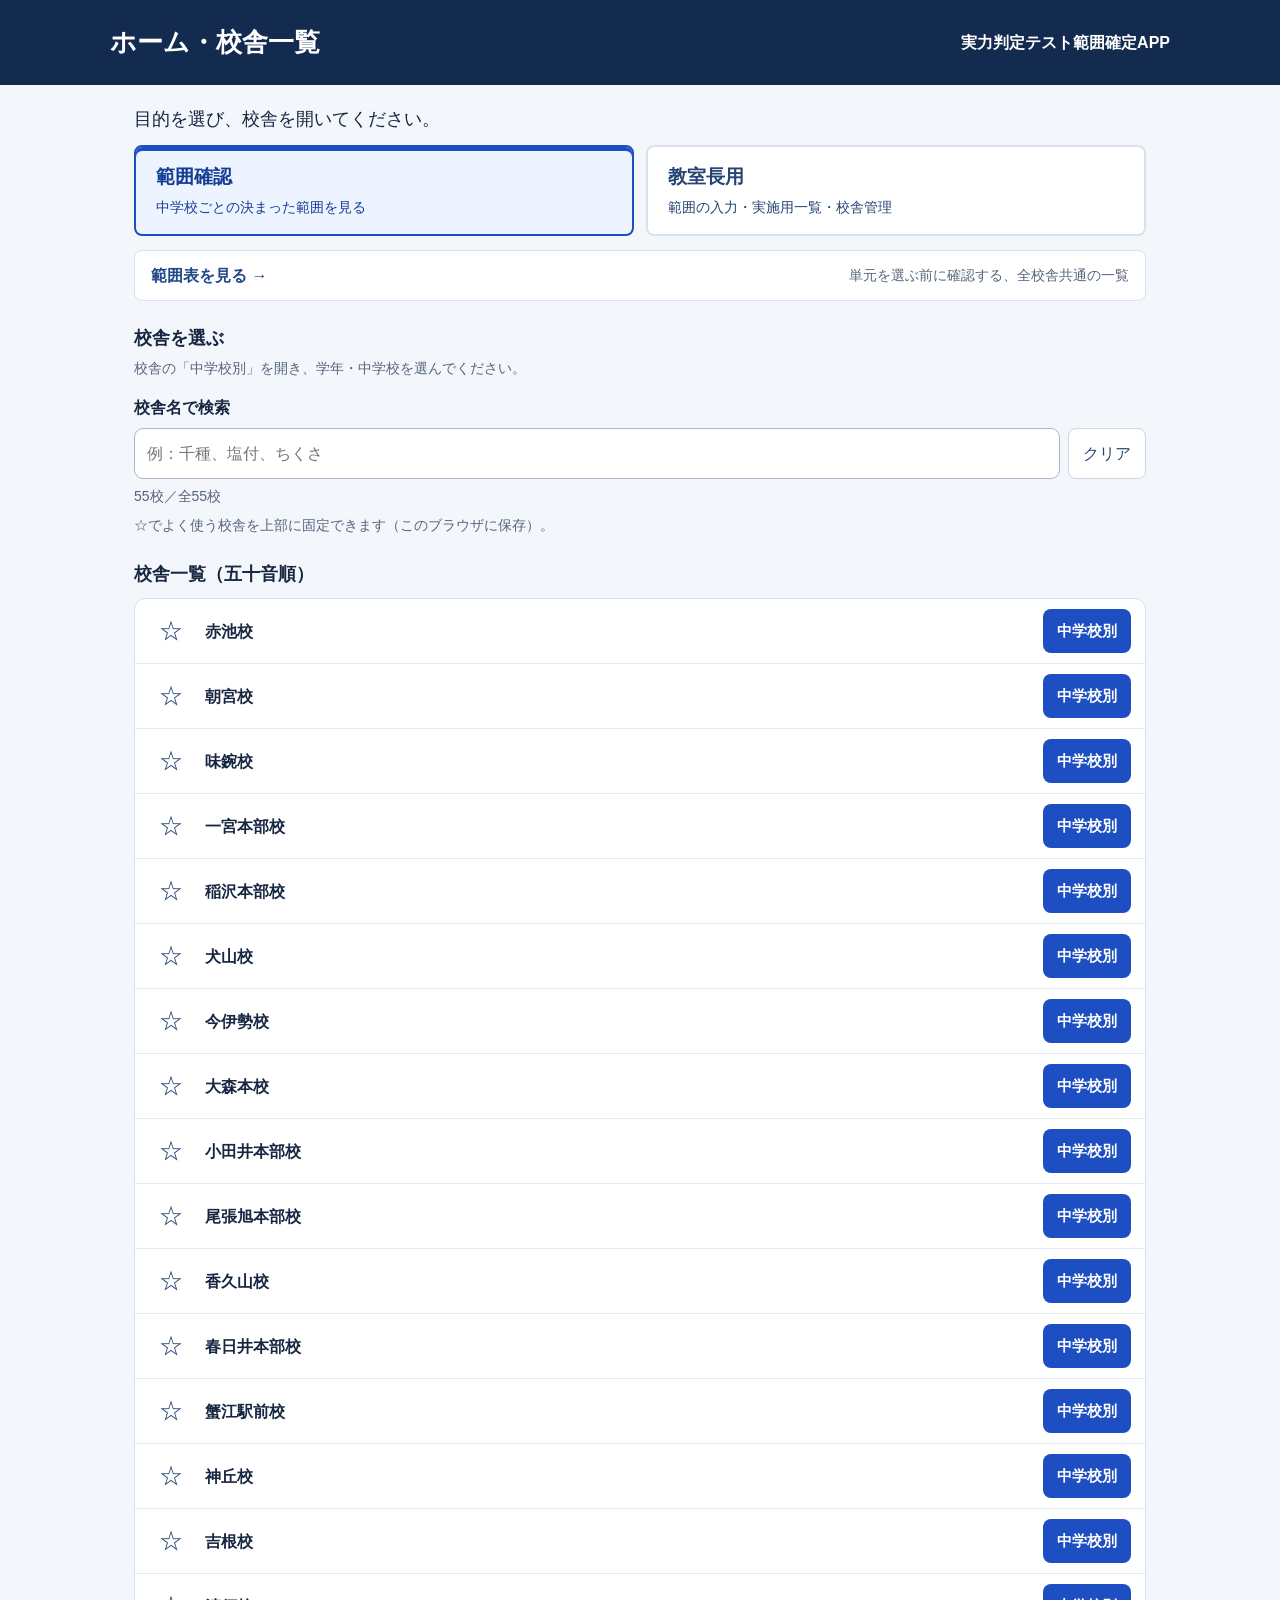
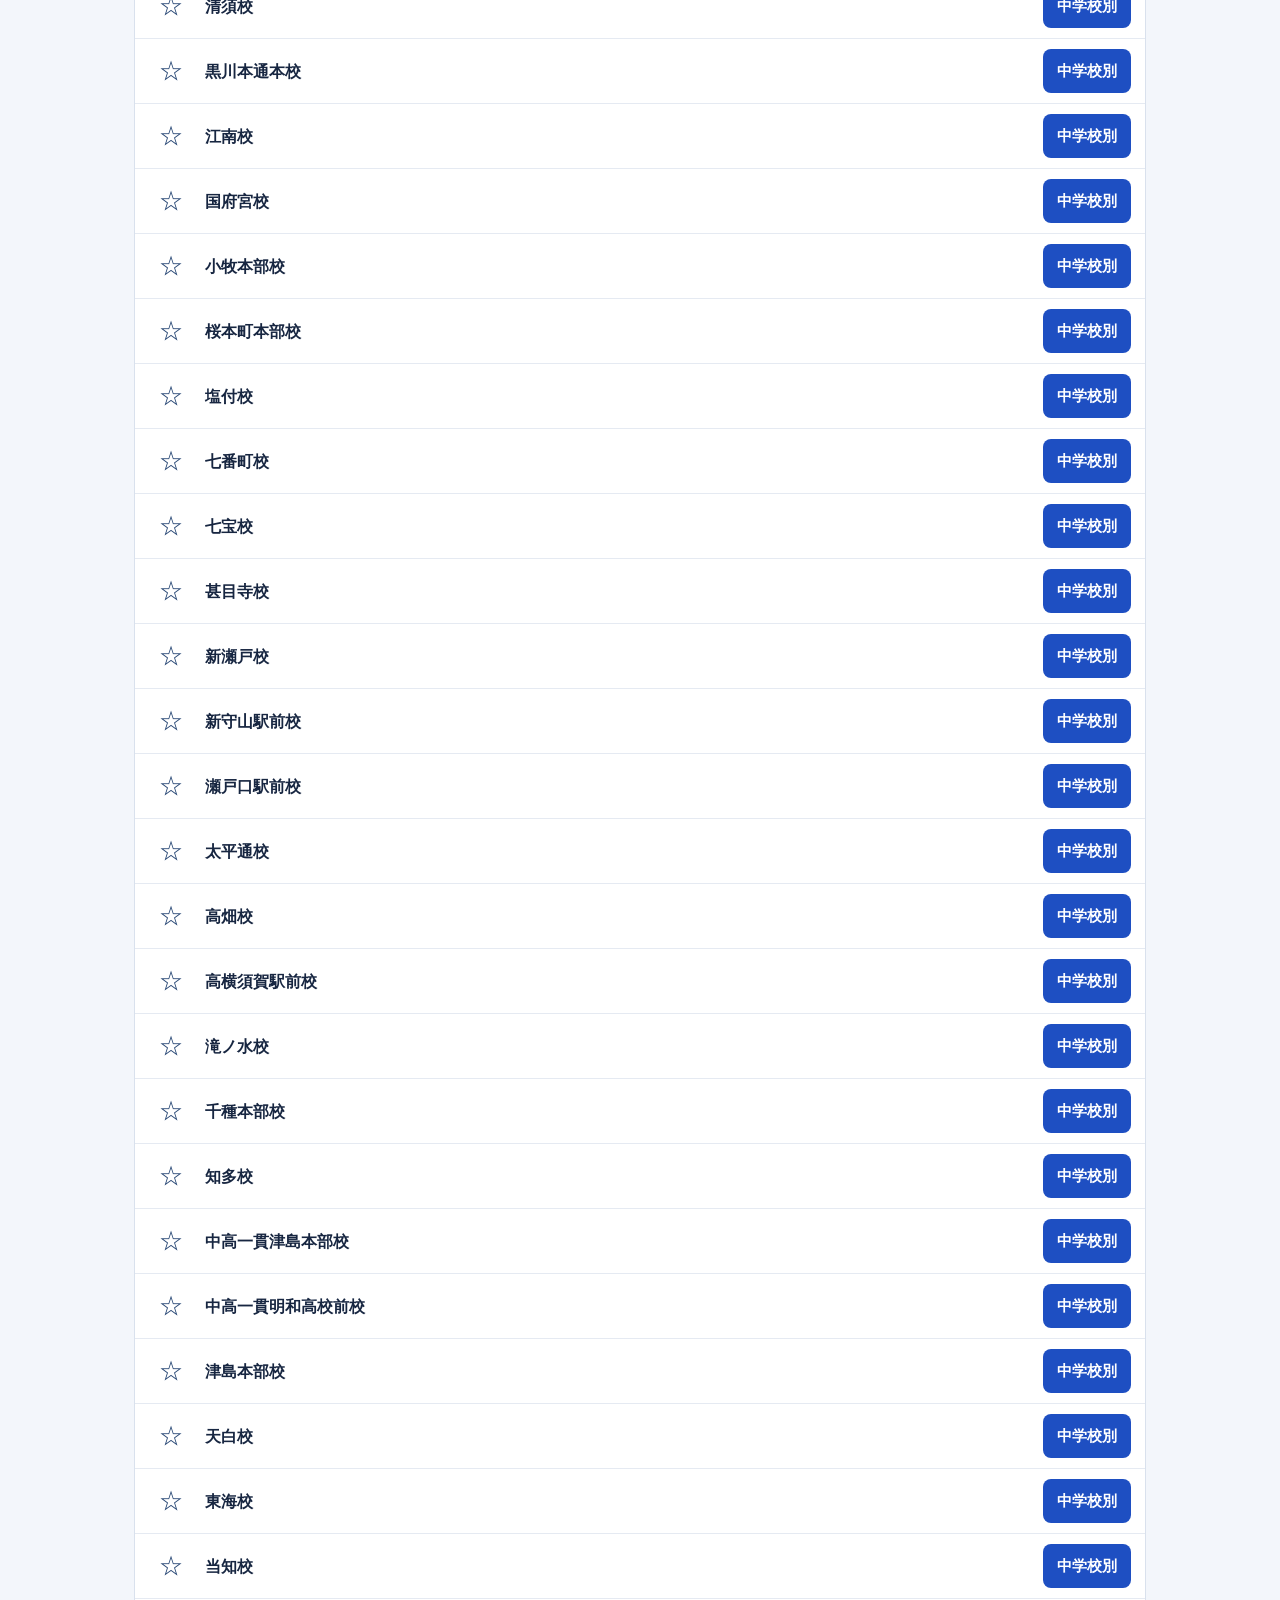
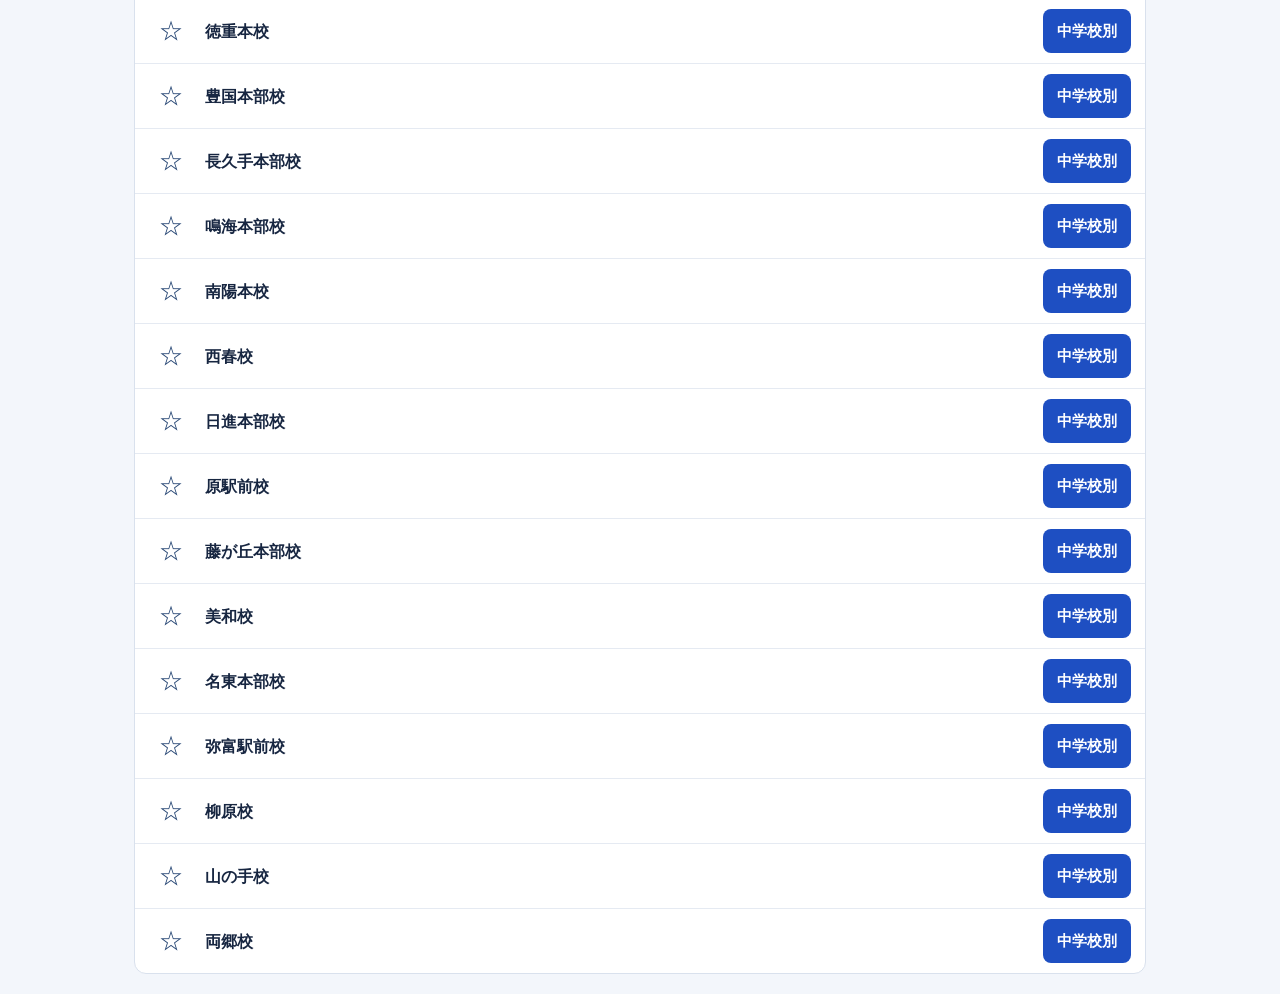
<file: docs/campuses.html>
<!doctype html><html lang="ja"><head><meta charset="utf-8"><meta name="viewport" content="width=device-width,initial-scale=1"><title>ホーム・校舎一覧｜実力判定テスト範囲確定APP</title><style>
*{box-sizing:border-box}body{margin:0;background:#f3f6fb;color:#172641;font:16px/1.6 'Yu Gothic',Meiryo,sans-serif}header{background:#142b50;color:white;padding:22px 24px}header>div,main{max-width:1060px;margin:auto}h1{margin:0;font-size:1.6rem}main{padding:20px 24px}h2{font-size:1.1rem;margin:24px 0 10px}.hint{font-size:.875rem;color:#56657d}.search-box{position:sticky;top:0;background:#f3f6fb;padding:12px 0;z-index:1}label{display:block;font-weight:bold;margin-bottom:7px}.search-controls{display:flex;gap:8px}input,button{font:inherit}input{width:100%;min-width:0;border:1px solid #aab8cc;border-radius:9px;padding:12px;background:white}button,a{min-height:44px;border-radius:8px}button{border:1px solid #ccd6e5;background:white;color:#254573;padding:8px 14px;cursor:pointer}button:focus-visible,a:focus-visible,input:focus-visible{outline:3px solid #eaa329;outline-offset:3px}#clear{flex-shrink:0}.list{background:white;border:1px solid #d9e1ed;border-radius:12px;overflow:hidden}.row{display:grid;grid-template-columns:44px minmax(0,1fr) auto;gap:12px;align-items:center;padding:10px 14px;border-bottom:1px solid #e5eaf2}.row:last-child{border:0}.star{font-size:1.5rem;padding:0;border:0;background:transparent}.star[aria-pressed=true]{color:#906200;background:#fff2c8}.name{font-weight:bold;overflow-wrap:anywhere}.actions{display:flex;gap:8px}.actions a{display:flex;align-items:center;text-decoration:none;padding:8px 14px;background:#eaf0fa;color:#214888;font-weight:700;font-size:.9375rem}.actions a:first-child{background:#1e4fc2;color:white}#count{margin:6px 0;color:#55647b;font-size:.875rem}#status{color:#80510a}.empty{padding:18px;background:white;border-radius:10px;color:#56657d}[hidden]{display:none!important}@media(max-width:620px){main{padding:16px 12px}.row{grid-template-columns:40px minmax(0,1fr);gap:6px 10px;padding:10px}.actions{grid-column:2}.actions a{padding:8px 12px}header{padding:18px 16px}}
.page-heading{display:flex;align-items:center;justify-content:space-between;gap:16px}.app-name{font-size:1rem;font-weight:700;text-align:right}@media(max-width:620px){.app-name{font-size:.8rem}.page-heading{gap:12px}h1{white-space:nowrap}}
.purpose{display:grid;grid-template-columns:1fr 1fr;gap:12px;margin:0 0 14px}.purpose button{text-align:left;padding:16px 20px;border:2px solid #d9e1ed;background:white;line-height:1.5}.purpose strong{display:block;font-size:1.2rem}.purpose span{display:block;font-size:.875rem;margin-top:5px}.purpose button[aria-pressed=true]{border-color:#1e4fc2;background:#edf3ff;color:#143d94;box-shadow:inset 0 4px #1e4fc2}.intro{margin:0 0 12px;font-size:1.1rem}.catalog-link{display:flex;align-items:center;justify-content:space-between;gap:12px;padding:12px 16px;background:white;border:1px solid #d9e1ed;text-decoration:none;color:#214888}.catalog-link span{font-size:.875rem;color:#56657d}.directory-heading{margin:22px 0 0;font-size:1.15rem}.flow-hint{margin:4px 0;color:#56657d;font-size:.875rem}.actions{flex-wrap:wrap}.teacher-help{margin:10px 0;padding:12px 16px;background:#eaf0fa;border-radius:9px;font-size:.875rem}.teacher-help p{margin:3px 0}.search-box{padding-bottom:0}.hint{margin:6px 0}#status:empty{display:none}@media(max-width:620px){h1{font-size:1.2rem}.purpose{gap:8px}.purpose button{padding:12px}.purpose strong{font-size:1.05rem}.purpose span{font-size:.8rem}.catalog-link{align-items:flex-start;flex-direction:column;gap:2px}.actions a{font-size:.85rem;padding:8px 10px}.page-heading{align-items:flex-start}.app-name{max-width:150px}}
</style></head><body><header><div class="page-heading"><h1>ホーム・校舎一覧</h1><span class="app-name">実力判定テスト範囲確定APP</span></div></header><main>
<p class="intro">目的を選び、校舎を開いてください。</p>
<div class="purpose" role="group" aria-label="利用目的">
<button id="purpose-student" type="button" aria-pressed="true"><strong>範囲確認</strong><span>中学校ごとの決まった範囲を見る</span></button>
<button id="purpose-teacher" type="button" aria-pressed="false"><strong>教室長用</strong><span>範囲の入力・実施用一覧・校舎管理</span></button>
</div>
<a class="catalog-link" href="ranges.html"><strong>範囲表を見る →</strong><span>単元を選ぶ前に確認する、全校舎共通の一覧</span></a>
<h2 class="directory-heading">校舎を選ぶ</h2>
<p id="purpose-guide" class="flow-hint">校舎の「中学校別」を開き、学年・中学校を選んでください。</p>
<div id="teacher-help" class="teacher-help" hidden><p><strong>教師入力</strong>：中学校ごとに単元を選び、保存</p><p><strong>実施用一覧</strong>：読み上げ用に、同じ教科の３学年を一覧表示</p><p><strong>校舎管理</strong>：中学校・在籍学年・パスワードを設定</p><p>入力・設定には、各校舎の４桁のパスワードが必要です。</p></div>
<div class="search-box"><label for="search">校舎名で検索</label><div class="search-controls"><input id="search" type="search" placeholder="例：千種、塩付、ちくさ" autocomplete="off"><button id="clear" type="button">クリア</button></div><p id="count" role="status" aria-live="polite">読み込み中…</p></div><p class="hint">☆でよく使う校舎を上部に固定できます（このブラウザに保存）。</p><p id="status" role="status"></p><section id="favorites-section" hidden><h2>お気に入り</h2><div id="favorites" class="list"></div></section><section id="all-section"><h2 id="all-heading">校舎一覧（五十音順）</h2><div id="all" class="list"></div></section><p id="empty" class="empty" hidden>該当する校舎がありません。校舎名の一部で検索してください。</p></main><script src="campus-list.js?v=20260924-home"></script></body></html>
</file>
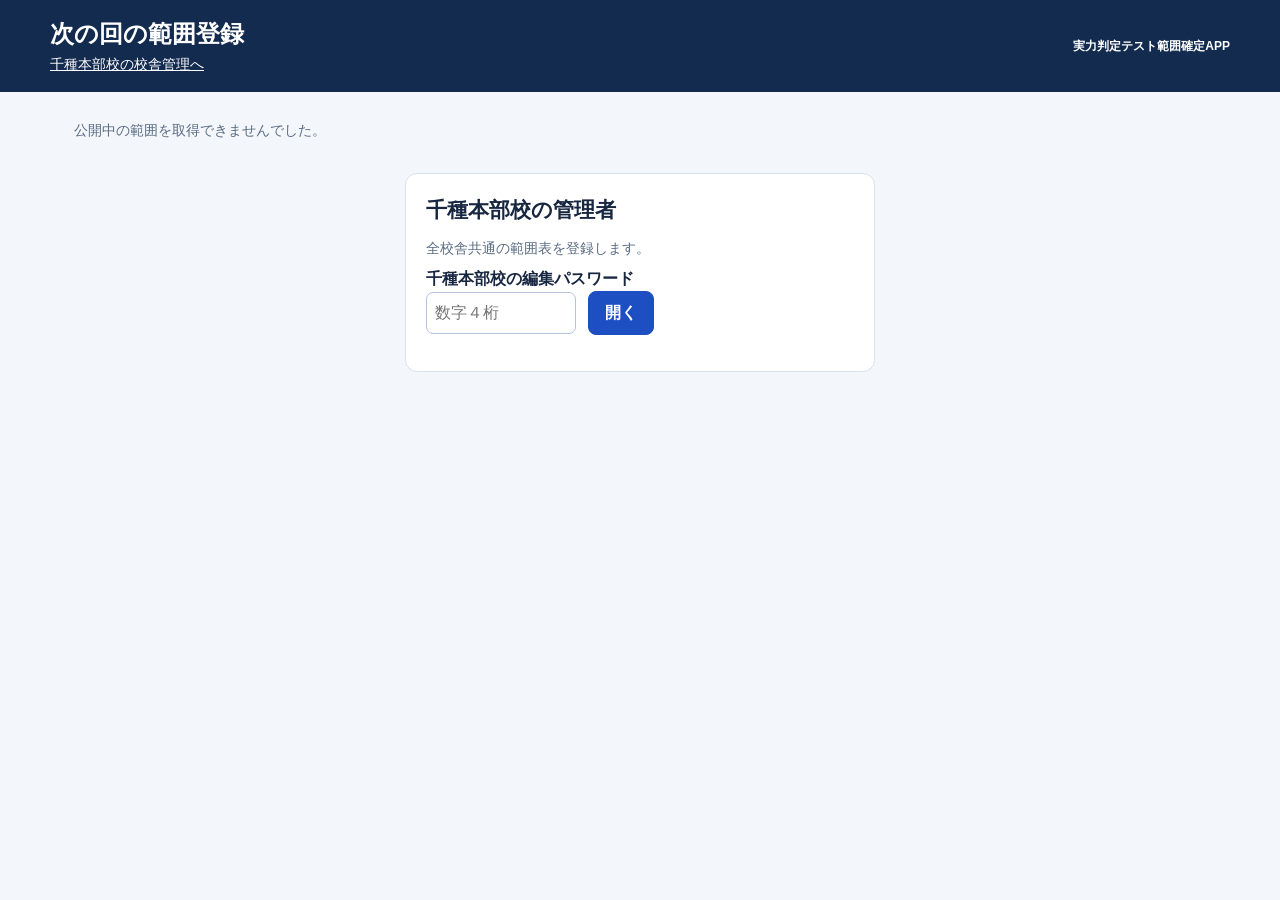
<file: docs/exam-admin.html>
<!doctype html>
<html lang="ja"><head><meta charset="utf-8"><meta name="viewport" content="width=device-width,initial-scale=1"><title>次の回の範囲登録</title>
<style>
*{box-sizing:border-box}body{margin:0;background:#f3f6fb;color:#172641;font:16px/1.5 'Yu Gothic',Meiryo,sans-serif}header{background:#142b50;color:white;padding:16px 24px}.top,main{max-width:1180px;margin:auto}.top{display:flex;align-items:center;justify-content:space-between;gap:16px}h1{margin:0;font-size:24px}.brand{font-size:12px;font-weight:700;text-align:right}header a{color:white;font-size:14px}main{padding:20px 24px 60px}h2{margin:0 0 12px;font-size:21px}h3{margin:0;font-size:18px}.card{background:white;border:1px solid #d9e1ed;border-radius:12px;padding:20px;margin-bottom:16px}.hint{font-size:14px;color:#5a6b82;margin:8px 0}.row{display:flex;align-items:center;gap:12px;flex-wrap:wrap}label{display:block;font-weight:700}input,select,textarea,button{font:inherit}input,select,textarea{border:1px solid #b4c4dd;border-radius:7px;padding:8px;background:white;color:#172641}textarea{width:100%;resize:vertical}button,.button{border:1px solid #b4c4dd;border-radius:8px;min-height:44px;padding:8px 16px;font-weight:700;background:white;color:#172641;cursor:pointer;text-decoration:none;display:inline-flex;align-items:center;justify-content:center}button:disabled{opacity:.45;cursor:default}button[aria-pressed=true],.primary{background:#1e4fc2;color:white;border-color:#1e4fc2}.primary:disabled{background:#8a9cbe}.danger{color:#a44121}a:focus-visible,button:focus-visible,input:focus-visible,textarea:focus-visible,select:focus-visible{outline:3px solid #eaa329;outline-offset:2px}#login{max-width:470px;margin:32px auto}#pin{width:150px}#year{width:120px}.filters{display:flex;gap:16px;flex-wrap:wrap;margin-bottom:16px}.filters .row{gap:6px}.progress-table{border-collapse:collapse;width:100%;font-size:13px;text-align:center;margin-top:12px}.progress-table th,.progress-table td{padding:4px}.progress-table button{width:100%;font-size:13px;padding:4px;min-height:38px}.progress-table .complete{color:#255735;background:#eaf6ec}.progress-table [aria-pressed=true]{outline:2px solid #1e4fc2;background:#eaf0fa;color:#1e4fc2}.table-wrap{overflow:auto}.unit-table{width:100%;border-collapse:collapse;table-layout:fixed;margin-top:14px}.unit-table th{background:#eaf0fa;color:#4b607e;text-align:left;font-size:14px;padding:8px}.unit-table td{border-bottom:1px solid #dfe6f0;padding:6px}.unit-table input,.unit-table textarea{width:100%}.unit-table th:first-child{width:90px}.unit-table th:nth-child(3){width:30%}.unit-table th:last-child{width:70px}.unit-table button{padding:6px;font-size:13px}.actions{display:flex;gap:12px;align-items:center;flex-wrap:wrap;margin-top:20px}.status{white-space:pre-wrap;overflow-wrap:anywhere}.error{color:#a44121}.success{color:#255735}details{margin-top:16px}summary{cursor:pointer;font-weight:700}.example{font-size:14px;white-space:pre-wrap;background:#f3f6fb;padding:12px}#progress{font-weight:700}.publication{border-top:1px solid #d9e1ed;margin-top:20px;padding-top:16px}[hidden]{display:none!important}@media(max-width:700px){header{padding:12px}.top{align-items:flex-start}h1{font-size:19px}.brand{font-size:10px}main{padding:12px}.card{padding:12px}.filters{gap:10px}.filters button{padding:6px 12px}.unit-table{min-width:580px}.progress-table{font-size:11px}.progress-table th,.progress-table td{padding:2px}.progress-table button{font-size:11px}h2{font-size:18px}}
dialog{border:1px solid #b4c4dd;border-radius:12px;max-width:520px;width:calc(100% - 32px);padding:24px;color:#172641}dialog::backdrop{background:#142b5080}
</style></head><body>
<header><div class="top"><div><h1>次の回の範囲登録</h1><a href="index.html?campus=chikusa-honbu&amp;view=admin">千種本部校の校舎管理へ</a></div><span class="brand">実力判定テスト範囲確定APP</span></div></header>
<main>
<p id="active-title" class="hint">公開中の範囲を確認しています…</p>
<section id="login" class="card"><h2>千種本部校の管理者</h2><p class="hint">全校舎共通の範囲表を登録します。</p><form id="login-form"><label for="pin">千種本部校の編集パスワード</label><div class="row"><input id="pin" type="password" inputmode="numeric" pattern="[0-9]{4}" maxlength="4" required autocomplete="off" placeholder="数字４桁"><button id="login-button" class="primary">開く</button></div></form><p id="login-status" role="status" class="status"></p></section>
<div id="editor" hidden>
<section class="card"><h2>登録する模試</h2><div class="row"><label>年度 <input id="year" type="number" min="2020" max="2100" required></label><label>回数 <select id="round"><option value="1">第１回</option><option value="2">第２回</option><option value="3">第３回</option><option value="4">第４回</option><option value="5">第５回</option></select></label><span id="progress"></span></div><table class="progress-table" aria-label="学年・教科別の登録状況" id="progress-table"></table></section>
<section class="card">
<div class="filters"><div class="row" role="group" aria-label="学年"><button data-grade="1">１年生</button><button data-grade="2">２年生</button><button data-grade="3">３年生</button></div><div class="row" id="subjects" role="group" aria-label="教科"></div></div>
<div class="row"><h2 id="panel-title"></h2><label>選択数 <select id="selection-count"><option value="1">１題</option><option value="2">２題</option><option value="3">３題</option><option value="4">４題</option><option value="5">５題</option></select></label></div>
<label for="paste">Excelなどから単元をまとめて貼り付け</label><p class="hint">「記号・単元名・教材／ページ」の３列をコピーしてください。記号がない２列でも、Aから順に付けられます。</p>
<textarea id="paste" rows="4" placeholder="A&#9;単元名&#9;教材 P10〜25&#10;B&#9;単元名&#9;教材 P26〜39"></textarea><div class="row"><button id="import">この教科に取り込む</button><span class="hint">取り込み後、下の表で修正できます。</span></div>
<details><summary>貼り付け方・共通単元</summary><p class="hint">１行が１単元です。「A：単元名＋ページ」の２列にも対応します。全中学校で必ず出題する単元は、記号を「共通」にしてください。共通単元は選択数に含めません。</p><pre class="example">記号	単元名	教材／ページ
A	単元名	教材 P10〜25
B	単元名	教材 P26〜39
共通	共通の単元名	教材 P2〜9</pre></details>
<p id="panel-status" class="status" role="status"></p>
<div class="table-wrap"><table class="unit-table" aria-labelledby="panel-title"><thead><tr><th>記号</th><th>単元名</th><th>教材／ページ</th><th>操作</th></tr></thead><tbody id="units"></tbody></table></div>
<div class="actions"><button id="add-unit">単元を追加</button><button id="add-common">共通単元を追加</button></div>
</section>
<section class="card"><div class="row"><button id="save" class="primary">下書き保存</button><span class="hint">下書き中は、現在公開中の回を引き続き使用できます。</span></div><p id="save-status" class="status" role="status" aria-live="polite"></p>
<div class="publication"><h2>登録完了・切り替え</h2><p class="hint">３学年・５教科がそろったら、全校舎を新しい回へ切り替えます。切り替え後は前回分を表示しません。中学校・在籍学年・校舎のパスワードは引き継ぎ、選択単元は各校舎で選び直します。</p><button id="publish" class="primary" disabled>登録完了・切り替え</button><p id="publish-status" class="status" role="status" aria-live="polite"></p></div></section>
</div>
</main><dialog id="confirm-change" aria-labelledby="confirm-title"><h2 id="confirm-title">登録内容の確認</h2><p id="confirm-text"></p><form method="dialog" class="row"><button value="cancel">戻る</button><button id="confirm-accept" class="primary" value="accept">続ける</button></form></dialog><script src="config.js"></script><script src="cloud-api.js?v=20260924-rounds"></script><script src="exam-model.js"></script><script src="exam-admin.js"></script></body></html>
</file>
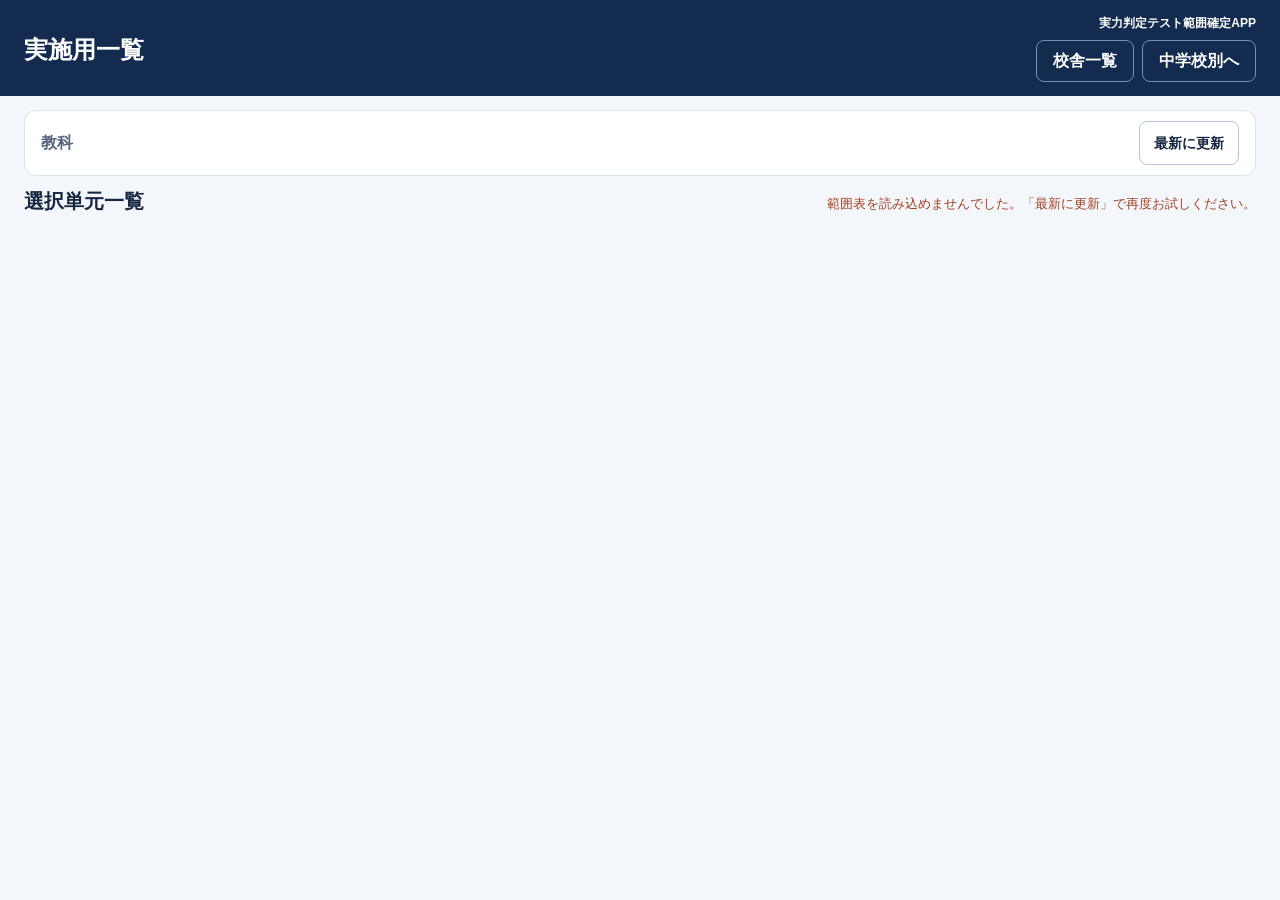
<file: docs/execution.html>
<!doctype html>
<html lang="ja">
<head>
<meta charset="utf-8"><meta name="viewport" content="width=device-width,initial-scale=1">
<title>実施用一覧</title>
<style>
*{box-sizing:border-box}body{margin:0;background:#f3f6fb;color:#172641;font:16px/1.5 'Yu Gothic',Meiryo,sans-serif}
header{background:#142b50;color:white;padding:14px 24px}.header-inner,main{max-width:1440px;margin:auto}.header-inner{display:flex;justify-content:space-between;align-items:center;gap:20px}.exam-title{font-size:14px;color:#dce6f6}h1{font-size:24px;margin:4px 0 0}.header-right{text-align:right;flex-shrink:0}.brand-label{font-size:12px;font-weight:700;margin-bottom:8px}nav{display:flex;gap:8px;justify-content:flex-end}nav a{color:white;border:1px solid #7890b4;border-radius:8px;padding:8px 16px;text-decoration:none;font-weight:700}
main{padding:14px 24px 16px}.controls{display:flex;align-items:center;gap:16px;background:white;border:1px solid #d9e1ed;border-radius:12px;padding:10px 16px}.label{font-weight:700;color:#55647b;flex-shrink:0}.buttons{display:flex;flex-wrap:wrap;gap:8px}button{font:inherit;font-weight:700;min-height:44px;padding:8px 22px;border:1px solid #b4c4dd;border-radius:8px;background:white;color:#172641;cursor:pointer}button[aria-pressed=true]{background:#1e4fc2;border-color:#1e4fc2;color:white}button:disabled{cursor:wait;opacity:.55}button:focus-visible,a:focus-visible{outline:3px solid #eaa329;outline-offset:3px}#refresh{font-size:14px;padding:8px 14px;margin-left:auto;flex-shrink:0}
.toolbar{display:flex;align-items:baseline;justify-content:space-between;gap:12px;margin:10px 0}h2{font-size:20px;margin:0}#status{margin:0;color:#5a6b82;font-size:13px}#status.error{color:#a44121}
.grades-grid{display:grid;grid-template-columns:repeat(3,minmax(0,1fr));gap:14px;height:var(--list-height,calc(100dvh - 220px));min-height:160px}.grade-panel{min-width:0;min-height:0;display:flex;flex-direction:column;background:white;border:1px solid #d9e1ed;border-radius:12px;overflow:hidden}.grade-heading{display:flex;justify-content:space-between;align-items:center;gap:8px;padding:10px 14px;background:#eaf0fa;border-bottom:1px solid #d9e1ed}.grade-heading h3{margin:0;color:#234786;font-size:20px}.count{color:#5a6b82;font-size:12px}.grade-content{min-height:0;flex:1;overflow:auto;font-size:var(--row-font,20px)}.common{font-size:.8em;background:#fff5df;color:#80510a;padding:.5em .7em;margin:0;border-bottom:1px solid #ebd7ac}
table{border-collapse:collapse;width:100%;table-layout:fixed}th,td{text-align:left;padding:.3em .5em;border-bottom:1px solid #dfe6f0;vertical-align:middle}thead{color:#5a6b82;background:#f6f8fc;font-size:.7em}thead th:first-child{width:46%}tbody th{font-weight:700;overflow-wrap:anywhere;line-height:1.35}tbody tr:last-child>*{border-bottom:0}.codes{display:flex;align-items:center;gap:.3em;flex-wrap:wrap}.code{display:inline-flex;align-items:center;justify-content:center;min-width:1.45em;height:1.5em;padding:0 .25em;border-radius:6px;background:#eaf0fa;color:#1e4fc2;font-size:1.35em;line-height:1;font-weight:800}.alternate{font-size:.8em;font-weight:700;border-radius:5px;background:#fff0d2;color:#80510a;padding:.35em .45em}.alternate-text{white-space:pre-wrap;overflow-wrap:anywhere;margin:.3em 0 0;font-size:.8em;line-height:1.4}.pending{color:#77859b;font-size:.85em}.invalid{color:#a44121;font-size:.85em}.empty{padding:16px;color:#5a6b82;font-size:14px}[hidden]{display:none!important}
.compact th,.compact td{padding:.12em .45em}.compact .code{font-size:1.15em;height:1.25em;min-width:1.3em}.compact .alternate{padding:.15em .4em}.compact .alternate-text{margin-top:.1em}
@media(max-width:1050px){header{padding:12px 16px}main{padding:12px 16px 16px}.grades-grid{gap:10px}.grade-heading{padding:8px 10px}.grade-heading h3{font-size:18px}}
@media(max-width:700px){header{padding:10px 12px}.header-inner{align-items:flex-start;gap:8px}h1{font-size:17px}.exam-title{font-size:10px}.brand-label{font-size:9px;margin-bottom:6px}nav{gap:4px}nav a{font-size:11px;padding:7px 8px}main{padding:10px 8px 16px}.controls{padding:8px;gap:6px;flex-wrap:wrap}.buttons{gap:4px}button{padding:7px 10px;font-size:14px}.label{font-size:13px}#refresh{font-size:12px;padding:7px 8px}.toolbar{gap:6px;flex-wrap:wrap}h2{font-size:17px}#status{font-size:11px}.grades-grid{gap:5px}.grade-heading{display:block;padding:6px}.grade-heading h3{font-size:16px}.count{font-size:10px}thead th:first-child{width:47%}th,td{padding:.3em}.empty{padding:8px;font-size:12px}}
</style>
</head>
<body>
<header><div class="header-inner"><div><div id="exam-title" class="exam-title"></div><h1 id="page-title">実施用一覧</h1></div><div class="header-right"><div class="brand-label">実力判定テスト範囲確定APP</div><nav aria-label="画面の切り替え"><a href="campuses.html">校舎一覧</a><a id="back" href="campuses.html">中学校別へ</a></nav></div></div></header>
<main>
<div class="controls"><span class="label">教科</span><div id="subjects" class="buttons" role="group" aria-label="教科"></div><button id="refresh" disabled>最新に更新</button></div>
<div class="toolbar"><h2 id="list-title">選択単元一覧</h2><p id="status" role="status" aria-live="polite">読み込み中…</p></div>
<div id="grades" class="grades-grid" aria-labelledby="list-title"></div>
</main>
<script src="config.js"></script><script src="cloud-api.js?v=20260924-rounds"></script><script src="current-exam.js"></script><script src="execution-data.js"></script><script src="execution.js?v=20260924-rounds"></script>
</body></html>
</file>
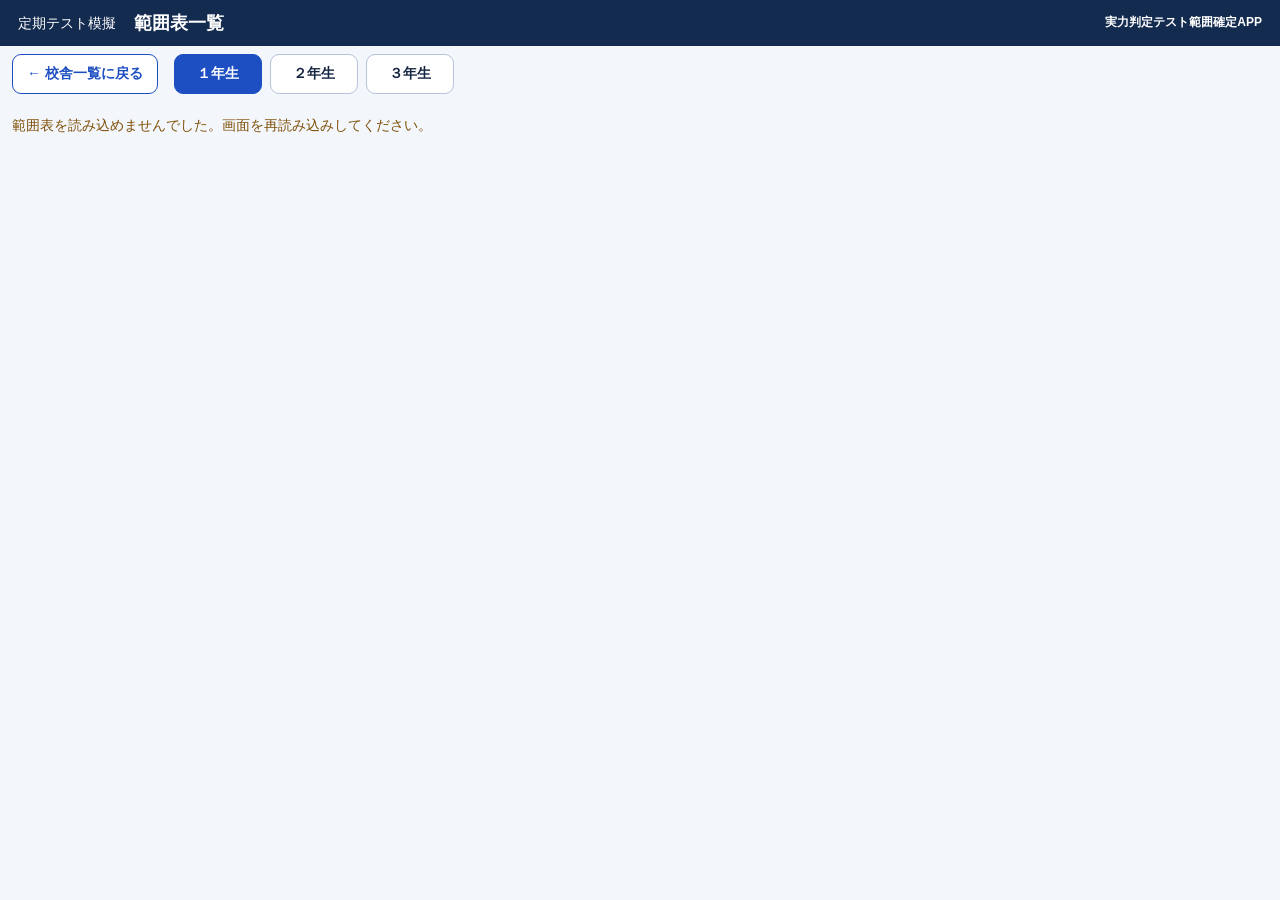
<file: docs/ranges.html>
<!doctype html>
<html lang="ja"><head><meta charset="utf-8"><meta name="viewport" content="width=device-width,initial-scale=1"><title>範囲表一覧</title>
<style>
*{box-sizing:border-box}body{margin:0;background:#f3f6fb;color:#172641;font:16px/1.65 'Yu Gothic',Meiryo,sans-serif}header{background:#142b50;color:white;padding:20px 24px}header>div,main{max-width:1200px;margin:auto}h1{font-size:1.5rem;margin:4px 0 10px}header a{color:#fff;display:inline-block;padding:6px 0}main{padding:20px 24px}.toolbar{position:sticky;top:0;z-index:1;background:#f3f6fb;padding:12px 0;display:flex;gap:10px;align-items:center;flex-wrap:wrap}button{font:inherit;font-weight:bold;padding:10px 24px;min-height:48px;border:1px solid #b4c4dd;border-radius:9px;background:white;color:#172641;cursor:pointer}button[aria-pressed=true]{background:#1e4fc2;color:white;border-color:#1e4fc2}a:focus-visible,button:focus-visible{outline:3px solid #eaa329;outline-offset:3px}.hint{color:#56657d;margin:6px 0 18px}.grid{display:grid;grid-template-columns:1fr 1fr;gap:20px;align-items:start}.column{display:grid;gap:20px}section{background:white;border:1px solid #d9e1ed;border-radius:12px;overflow:hidden}h2{font-size:1.15rem;margin:0;padding:12px 16px;background:#eaf0fa;display:flex;justify-content:space-between;gap:12px}h2 span{font-size:.9rem;align-self:center;color:#345680}table{border-collapse:collapse;width:100%;font-size:.94rem}th,td{padding:10px 12px;border-bottom:1px solid #e5eaf2;text-align:left;vertical-align:top}thead{color:#56657d;font-size:.8rem}tbody th{width:52px;color:#1e4fc2}tbody tr:last-child>*{border-bottom:0}.pages{color:#56657d;font-size:.84rem;display:block;margin-top:3px}.common{background:#fff7e5}#status{color:#80510a}@media(max-width:760px){.grid{grid-template-columns:1fr}main{padding:12px}header{padding:16px}button{padding:10px 18px}}@media print{header{background:white;color:black;padding:0}header a,.toolbar,.hint{display:none}main{padding:0}.grid{gap:12px}section{break-inside:avoid}th,td{padding:5px 8px}}

/* Keep the complete grade on one screen. */
body{font-size:14px;line-height:1.4}header{padding:10px 18px}header>div{max-width:none;display:flex;align-items:center;gap:18px}h1{font-size:1.15rem;margin:0}#exam-title{font-size:.9rem}header a{margin-left:auto;font-size:.85rem;white-space:nowrap}main{max-width:none;margin:0;padding:8px 12px}.toolbar{position:static;padding:0 0 8px;gap:8px}button{min-height:40px;padding:6px 22px}.hint{display:none}#status:empty{display:none}.grid{grid-template-columns:1fr 1.15fr 1.45fr 1.45fr 1fr;gap:8px;align-items:start;font-size:var(--range-font,14px)}.column{display:contents}section{border-radius:8px;min-width:0}h2{font-size:1.08em;padding:8px;gap:4px;flex-wrap:wrap}h2 span{font-size:.8em}table{font-size:1em;line-height:1.4;table-layout:fixed}th,td{padding:7px 6px;overflow-wrap:anywhere}thead{font-size:.78em}thead th:first-child,tbody th{width:2.9em}tbody th{padding-right:2px;padding-left:3px}.pages{font-size:.85em;margin-top:4px}thead th:nth-child(2){width:auto}
@media(max-width:760px){header{padding:8px}header>div{gap:8px;flex-wrap:wrap}header a{padding:0}main{padding:6px}.grid{gap:4px}h2{padding:5px}th,td{padding:5px 3px}}
@media print{.grid{font-size:12px!important}header>div{display:block}}
header .brand-label{margin-left:auto;font-size:12px;font-weight:700;text-align:right}header #back{margin-left:0}#back{display:inline-flex;align-items:center;justify-content:center;min-height:40px;padding:6px 14px;border:1px solid #1e4fc2;border-radius:9px;background:#fff;color:#1e4fc2;text-decoration:none;font-weight:700;white-space:nowrap;margin-right:8px}</style></head><body><header><div><div id="exam-title">定期テスト模擬</div><h1>範囲表一覧</h1><span class="brand-label">実力判定テスト範囲確定APP</span></div></header><main><div class="toolbar" role="group" aria-label="学年"><a id="back" href="campuses.html">← 校舎一覧に戻る</a><button data-grade="1" aria-pressed="true">１年生</button><button data-grade="2" aria-pressed="false">２年生</button><button data-grade="3" aria-pressed="false">３年生</button></div><p class="hint">各教科の候補を見て、先生と相談して範囲を決めましょう。</p><p id="status" role="status">読み込み中…</p><div id="subjects" class="grid"></div></main><script src="config.js"></script><script src="cloud-api.js?v=20260924-rounds"></script><script src="current-exam.js"></script><script src="ranges.js?v=20260924-rounds"></script></body></html>
</file>
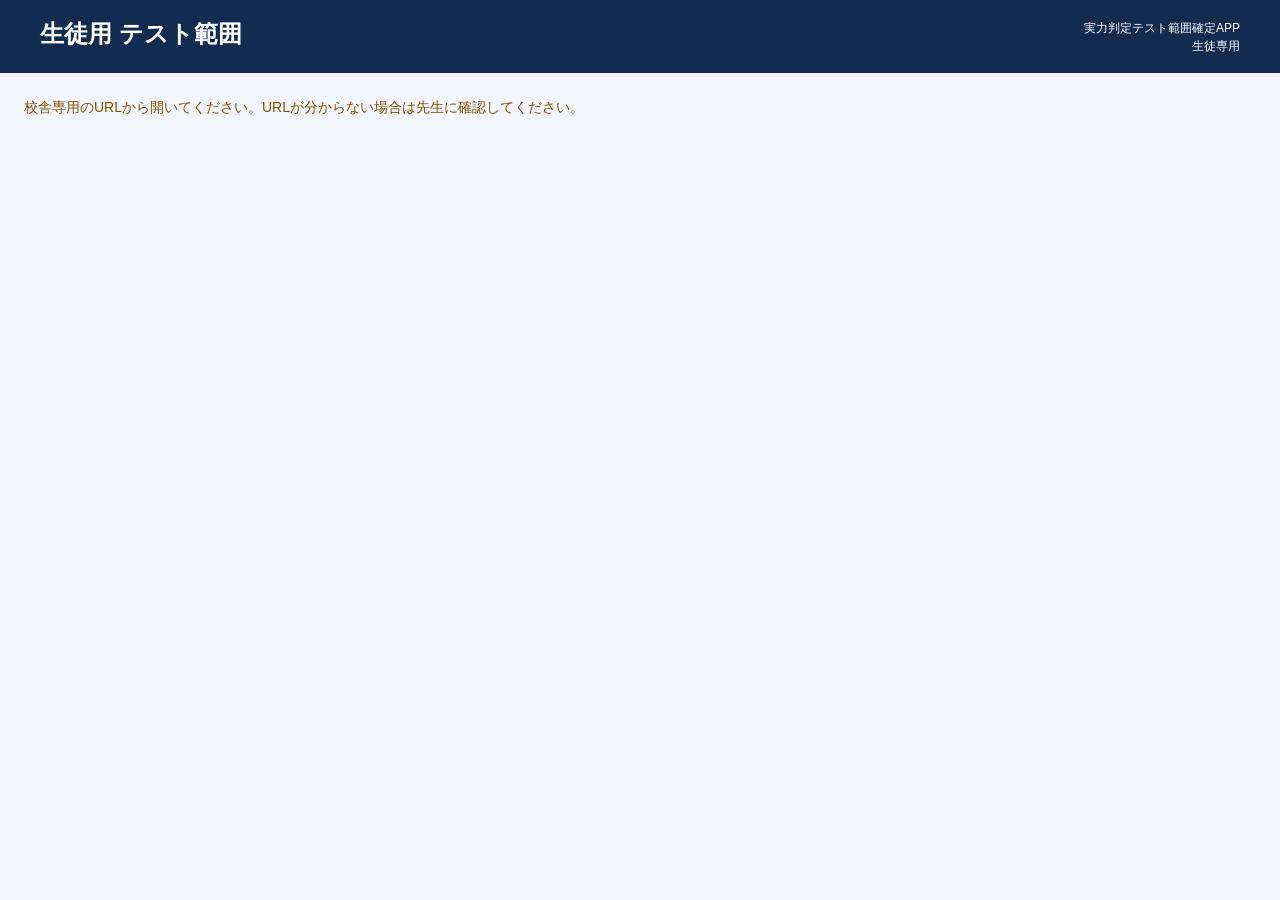
<file: docs/student.html>
<!doctype html>
<html lang="ja"><head><meta charset="utf-8"><meta name="viewport" content="width=device-width,initial-scale=1"><title>生徒用｜テスト範囲</title>
<style>
*{box-sizing:border-box}body{margin:0;background:#f3f6fb;color:#172641;font:16px/1.5 'Yu Gothic',Meiryo,sans-serif}header{background:#142b50;color:white;padding:16px 24px}.heading{max-width:1200px;margin:auto;display:flex;justify-content:space-between;gap:16px;align-items:center}h1{font-size:1.5rem;margin:0}.brand{font-size:12px;text-align:right}#exam-title{font-size:.9rem;margin:5px 0 0;color:#dce6f6}main{max-width:1440px;margin:auto;padding:16px 24px}button{font:inherit;cursor:pointer;min-height:44px;border:1px solid #bdcbe0;background:white;color:#214888;border-radius:9px;padding:8px 18px;font-weight:bold}button[aria-pressed=true]{background:#1e4fc2;color:white;border-color:#1e4fc2}button:focus-visible{outline:3px solid #eaa329;outline-offset:3px}button:disabled{opacity:.6;cursor:wait}.views{display:grid;grid-template-columns:1fr 1fr;gap:12px}.views button{text-align:left;padding:12px 18px;font-size:1.1rem}.views small{display:block;font-size:.8rem;font-weight:normal;margin-top:4px}.toolbar{display:flex;justify-content:space-between;align-items:center;gap:12px;margin:14px 0}.grades,.schools{display:flex;gap:8px;flex-wrap:wrap}.schools{margin:8px 0 14px}.hint{font-size:.875rem;color:#56657d;margin:8px 0}#status{font-size:.875rem;color:#80510a;margin:8px 0}#status:empty{display:none}h2{font-size:1.15rem;margin:10px 0}h3{font-size:1rem;margin:0;padding:9px 12px;background:#eaf0fa;color:#214888}.subjects{display:grid;grid-template-columns:1fr 1fr;gap:12px;align-items:start}.column{display:grid;gap:12px}.subject{background:white;border:1px solid #d9e1ed;border-radius:10px;overflow:hidden;min-width:0}.unit{padding:8px 12px;border-bottom:1px solid #e5eaf2;overflow-wrap:anywhere}.unit:last-child{border:0}.pages{display:block;color:#56657d;font-size:.8em;margin-top:3px}.alternate{white-space:pre-wrap}.pending{color:#64748b;padding:12px;margin:0}.catalog{display:grid;grid-template-columns:1fr 1.15fr 1.45fr 1.45fr 1fr;gap:8px;align-items:start;font-size:var(--range-font,14px)}.catalog h3{font-size:1em;padding:8px}.catalog h3 span{display:block;font-size:.8em}.catalog .unit{padding:7px;font-size:1em}.common{background:#fff7e5}[hidden]{display:none!important}@media(max-width:650px){header{padding:12px}h1{font-size:1.2rem}.brand{max-width:140px}main{padding:12px}.views{gap:8px}.views button{padding:10px;font-size:1rem}.toolbar{align-items:flex-start;flex-wrap:wrap}.subjects{gap:8px}.column{gap:8px}.catalog{grid-template-columns:1fr 1fr;font-size:14px!important}.grades button{padding:8px 14px}}
</style></head><body><header><div class="heading"><div><h1 id="campus-name">生徒用 テスト範囲</h1><p id="exam-title"></p></div><span class="brand">実力判定テスト範囲確定APP<br>生徒専用</span></div></header>
<main><p id="status" role="status" aria-live="polite">読み込み中…</p><div id="app" hidden>
<nav class="views" aria-label="見る範囲"><button id="selected-view" aria-pressed="true">決まった範囲<small>自分の中学校のテスト範囲を確認</small></button><button id="catalog-view" aria-pressed="false">範囲表<small>単元を選ぶ前に、すべての候補を確認</small></button></nav>
<div class="toolbar"><div class="grades" role="group" aria-label="学年"><button data-grade="1" aria-pressed="true">１年生</button><button data-grade="2" aria-pressed="false">２年生</button><button data-grade="3" aria-pressed="false">３年生</button></div><button id="refresh">最新の範囲に更新</button></div>
<section id="selected-panel"><p class="hint">自分の中学校を選んでください。</p><div id="schools" class="schools" role="group" aria-label="中学校"></div><h2 id="selection-heading"></h2><div id="selections" class="subjects"></div></section>
<section id="catalog-panel" hidden><p class="hint">全校舎共通の範囲表です。先生と相談して単元を決めましょう。</p><div id="catalog" class="catalog"></div></section>
</div></main><script src="config.js"></script><script src="cloud-api.js?v=20260924-rounds"></script><script src="current-exam.js"></script><script src="student.js?v=20260924-student"></script></body></html>
</file>
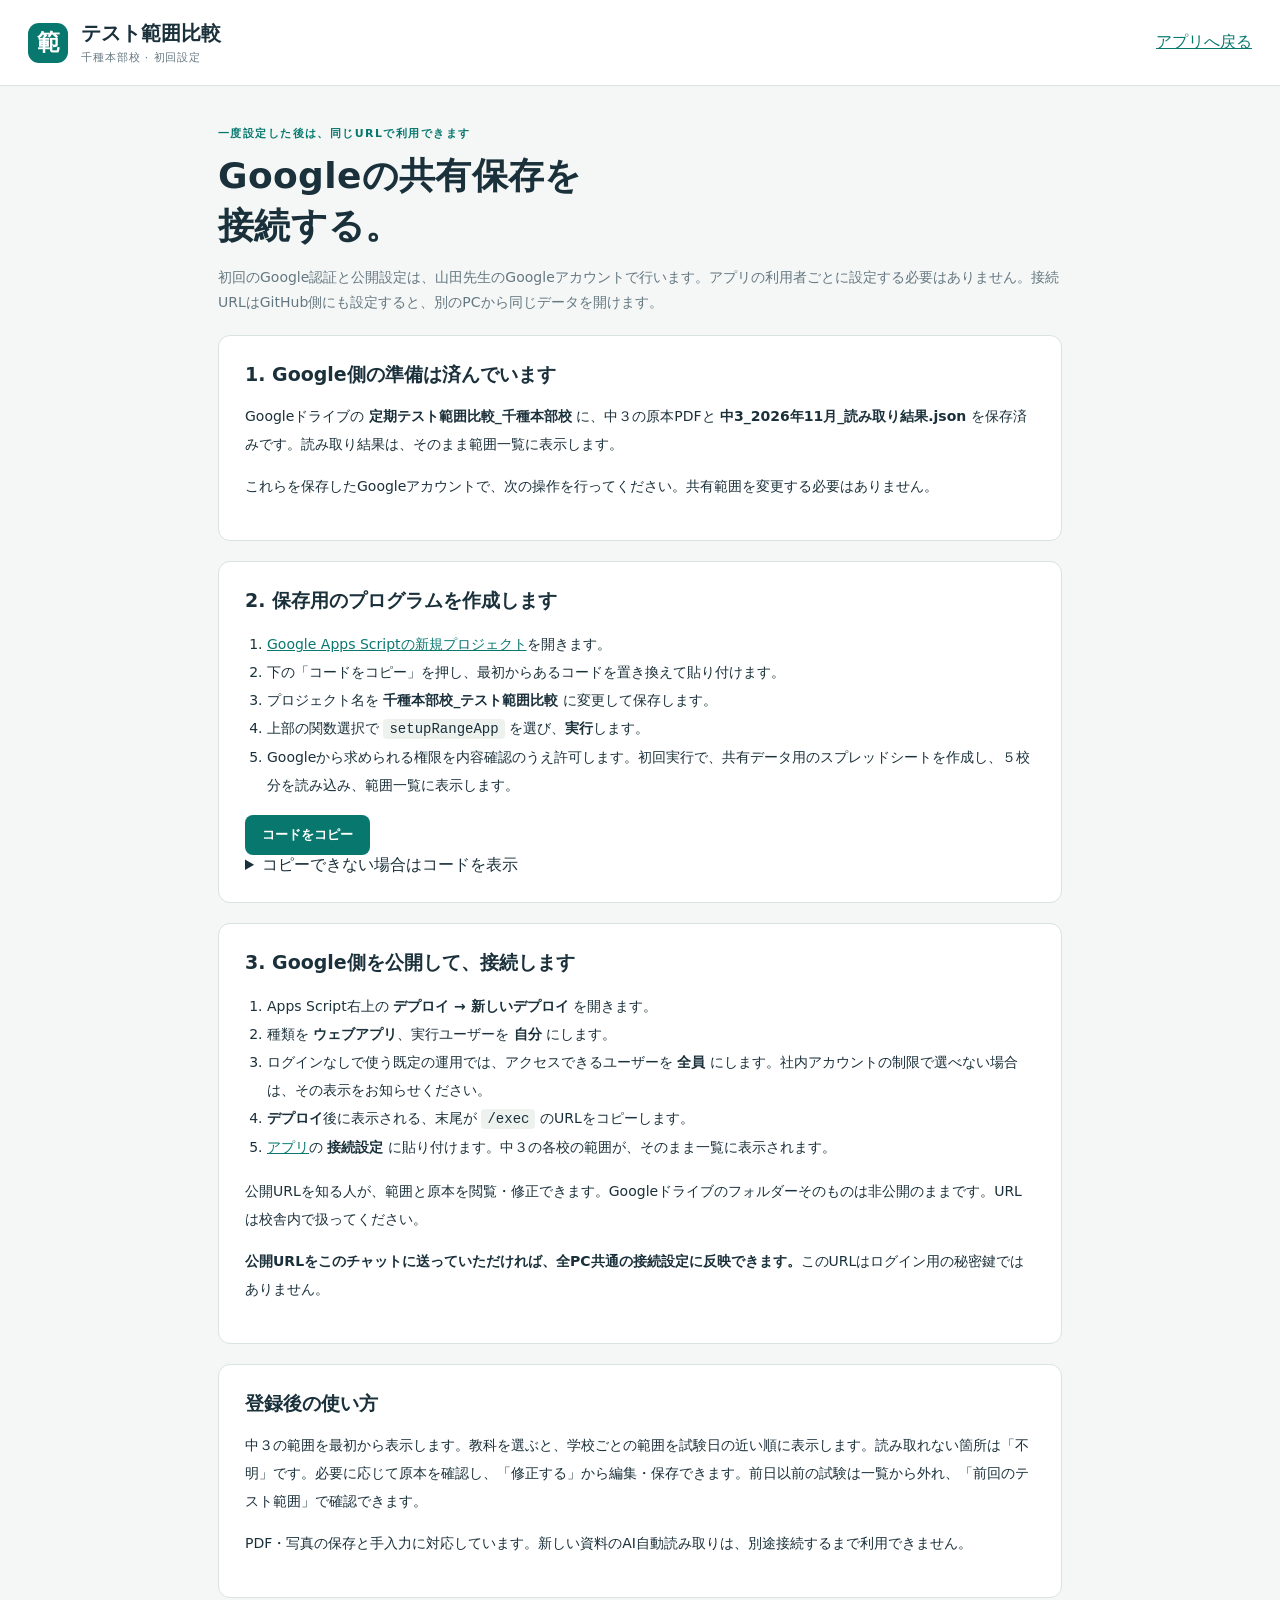
<file: docs/school-ranges/setup.html>
<!doctype html><html lang="ja"><head><meta charset="utf-8"><meta name="viewport" content="width=device-width, initial-scale=1"><meta name="robots" content="noindex,nofollow"><title>初回設定｜テスト範囲比較</title><link rel="stylesheet" href="styles.css"></head><body class="setup"><header class="top"><a class="brand" href="./"><span class="mark">範</span><span>テスト範囲比較<small>千種本部校 · 初回設定</small></span></a><a href="./">アプリへ戻る</a></header><main><p class="eyebrow">一度設定した後は、同じURLで利用できます</p><h1>Googleの共有保存を<br>接続する。</h1><p class="lead">初回のGoogle認証と公開設定は、山田先生のGoogleアカウントで行います。アプリの利用者ごとに設定する必要はありません。接続URLはGitHub側にも設定すると、別のPCから同じデータを開けます。</p><section class="step"><h2>1. Google側の準備は済んでいます</h2><p>Googleドライブの <strong>定期テスト範囲比較_千種本部校</strong> に、中３の原本PDFと <strong>中3_2026年11月_読み取り結果.json</strong> を保存済みです。読み取り結果は、そのまま範囲一覧に表示します。</p><p>これらを保存したGoogleアカウントで、次の操作を行ってください。共有範囲を変更する必要はありません。</p></section><section class="step"><h2>2. 保存用のプログラムを作成します</h2><ol><li><a href="https://script.google.com/home/start" target="_blank" rel="noopener">Google Apps Scriptの新規プロジェクト</a>を開きます。</li><li>下の「コードをコピー」を押し、最初からあるコードを置き換えて貼り付けます。</li><li>プロジェクト名を <strong>千種本部校_テスト範囲比較</strong> に変更して保存します。</li><li>上部の関数選択で <code>setupRangeApp</code> を選び、<strong>実行</strong>します。</li><li>Googleから求められる権限を内容確認のうえ許可します。初回実行で、共有データ用のスプレッドシートを作成し、５校分を読み込み、範囲一覧に表示します。</li></ol><button id="copyCode" class="primary">コードをコピー</button><span id="copyStatus" role="status"></span><details><summary>コピーできない場合はコードを表示</summary><textarea id="code" readonly aria-label="保存用プログラム"></textarea></details></section><section class="step"><h2>3. Google側を公開して、接続します</h2><ol><li>Apps Script右上の <strong>デプロイ → 新しいデプロイ</strong> を開きます。</li><li>種類を <strong>ウェブアプリ</strong>、実行ユーザーを <strong>自分</strong> にします。</li><li>ログインなしで使う既定の運用では、アクセスできるユーザーを <strong>全員</strong> にします。社内アカウントの制限で選べない場合は、その表示をお知らせください。</li><li><strong>デプロイ</strong>後に表示される、末尾が <code>/exec</code> のURLをコピーします。</li><li><a href="./">アプリ</a>の <strong>接続設定</strong> に貼り付けます。中３の各校の範囲が、そのまま一覧に表示されます。</li></ol><p>公開URLを知る人が、範囲と原本を閲覧・修正できます。Googleドライブのフォルダーそのものは非公開のままです。URLは校舎内で扱ってください。</p><p><strong>公開URLをこのチャットに送っていただければ、全PC共通の接続設定に反映できます。</strong>このURLはログイン用の秘密鍵ではありません。</p></section><section class="step"><h2>登録後の使い方</h2><p>中３の範囲を最初から表示します。教科を選ぶと、学校ごとの範囲を試験日の近い順に表示します。読み取れない箇所は「不明」です。必要に応じて原本を確認し、「修正する」から編集・保存できます。前日以前の試験は一覧から外れ、「前回のテスト範囲」で確認できます。</p><p>PDF・写真の保存と手入力に対応しています。新しい資料のAI自動読み取りは、別途接続するまで利用できません。</p></section></main><script>let code='';fetch('Code.gs').then(r=>{if(!r.ok)throw Error();return r.text()}).then(t=>{code=t;document.getElementById('code').value=t}).catch(()=>document.getElementById('copyStatus').textContent='コードを読み込めません。ページを更新してください。');document.getElementById('copyCode').onclick=async()=>{if(!code)return;try{await navigator.clipboard.writeText(code);document.getElementById('copyStatus').textContent=' コピーしました。';}catch(_){document.querySelector('details').open=true;document.getElementById('code').select();document.getElementById('copyStatus').textContent=' 選択したコードをCtrl+Cでコピーしてください。';}};</script></body></html>
</file>
<file: docs/school-ranges/styles.css>
:root{--ink:#1a303a;--muted:#657780;--accent:#08786f;--paper:#f4f7f6;--line:#d9e3e1;--orange:#946122;--pale:#fdf7e9;font-family:'Yu Gothic UI','Meiryo',system-ui,sans-serif;color:var(--ink);background:var(--paper)}*{box-sizing:border-box}body{margin:0}button,input,select,textarea{font:inherit}button,a,label.file-button{touch-action:manipulation}button,.file-button{cursor:pointer}button{border:0;background:none;color:inherit}button:disabled{opacity:.55;cursor:wait}a{color:var(--accent)}button:focus-visible,a:focus-visible,input:focus-visible,textarea:focus-visible,select:focus-visible{outline:3px solid #56b9ac;outline-offset:3px}.top{height:86px;padding:0 max(28px,calc((100vw - 1360px)/2));display:flex;align-items:center;justify-content:space-between;background:#fff;border-bottom:1px solid var(--line)}.brand{display:flex;gap:13px;align-items:center;color:var(--ink);text-decoration:none;font-size:20px;font-weight:700}.brand small{display:block;font-size:11px;color:var(--muted);font-weight:500;margin-top:3px;letter-spacing:.08em}.mark{display:grid;place-items:center;background:var(--accent);color:white;width:40px;height:40px;border-radius:11px;font-size:23px}main{max-width:1360px;margin:auto;padding:40px 28px 60px}.intro{display:flex;align-items:center;justify-content:space-between;margin-bottom:27px}.eyebrow{font-size:11px;letter-spacing:.13em;color:var(--accent);font-weight:700;margin:0 0 10px}h1{font-size:36px;letter-spacing:.01em;line-height:1.4;margin:0 0 13px}h2{margin:0;font-size:19px}.lead{font-size:14px;color:var(--muted);line-height:1.8;margin:0}.today{text-align:right;font-size:20px;font-variant-numeric:tabular-nums;letter-spacing:.08em}.today small{font-size:11px;color:var(--muted);display:block;margin-top:7px;letter-spacing:0}.mobile{display:none}.notice{padding:15px 19px;border:1px solid #e5d7ae;background:var(--pale);border-radius:10px;font-size:13px;line-height:1.8;margin-bottom:25px}.notice.connected{background:#eaf5f1;border-color:#bbdacf}.notice button{color:var(--accent);text-decoration:underline;margin-left:15px;font-weight:700}.selectors{background:white;border:1px solid var(--line);padding:24px 28px;border-radius:14px;margin-bottom:27px}.selector-row{display:flex;align-items:center;gap:26px}.selector-row+.selector-row{margin-top:20px}.selector-row h2{min-width:80px;font-size:14px}.selector-row h2 span{color:#9baea8;font-size:11px;margin-right:10px}.segments{display:flex;flex-wrap:wrap;gap:10px}.segments button{min-width:90px;background:#f3f6f5;border:1px solid #e3e9e7;border-radius:7px;padding:11px 21px;font-weight:700;font-size:14px}.segments button.active{background:var(--accent);border-color:var(--accent);color:white;box-shadow:0 3px 7px #08786f1a}.source-note{font-size:13px;color:#6f5a38;line-height:1.9;margin:0 0 18px}.list-label{font-size:15px;padding:15px 0;color:var(--accent)}.toolbar{display:flex;align-items:center;justify-content:space-between;gap:15px;border-bottom:1px solid var(--line);margin-bottom:24px}.tabs{display:flex;align-items:center;gap:26px}.tabs button{padding:15px 0;border-bottom:3px solid transparent;font-size:14px;font-weight:700;color:var(--muted)}.tabs button.active{color:var(--accent);border-color:var(--accent)}.tabs span{background:#e6eeeb;padding:2px 7px;border-radius:6px;margin-left:5px;font-size:11px}.actions{display:flex;align-items:center;gap:9px;padding-bottom:7px}.actions label{font-size:12px;color:var(--muted)}.quiet,.file-button{border:1px solid var(--line);border-radius:7px;background:white;padding:9px 13px;font-size:12px;white-space:nowrap}.primary{background:var(--accent);color:white;border-radius:8px;padding:11px 17px;font-size:13px;font-weight:700}select,input,textarea{border:1px solid #cbd8d4;border-radius:6px;background:#fff;color:var(--ink);padding:10px 11px}select{font-size:13px}.section-head{display:flex;align-items:center;justify-content:space-between;margin:0 0 18px}.section-head span{color:var(--muted);font-size:12px}.cards{display:grid;grid-template-columns:repeat(3,minmax(0,1fr));gap:18px;align-items:start}.card{background:white;border:1px solid var(--line);border-radius:12px;overflow:hidden}.card-top{padding:18px 21px 16px;border-bottom:1px solid #e8eeeb;background:#fcfdfc}.card-date{color:var(--accent);font-weight:700;font-size:18px;margin:0 0 10px;font-variant-numeric:tabular-nums}.card h3{font-size:21px;margin:0 0 6px}.card-meta{font-size:11px;color:var(--muted)}.badge{display:inline-block;margin-left:8px;color:var(--orange);background:#f9efdc;padding:2px 7px;border-radius:5px;font-size:10px;vertical-align:middle}.card-body{padding:20px 21px}.card-label{font-size:11px;font-weight:700;color:var(--muted);letter-spacing:.07em;margin:0 0 9px}.range-text{white-space:pre-wrap;overflow-wrap:anywhere;line-height:1.95;font-size:14px;margin:0}.points{border-top:1px solid #e6ede9;margin-top:20px;padding-top:16px}.points .range-text{font-size:12px;line-height:1.9}.card-issues{background:var(--pale);font-size:12px;line-height:1.8;padding:12px 15px;border-top:1px solid #efdfb8}.card-bottom{display:flex;justify-content:space-between;padding:13px 20px;border-top:1px solid #e8eeeb;font-size:12px}.card-bottom button{color:var(--accent);font-weight:700}.empty{grid-column:1/-1;text-align:center;border:1px dashed #cbd8d4;padding:54px 20px;border-radius:12px;background:#ffffff88;color:var(--muted);line-height:2}.empty h3{color:var(--ink);font-size:17px;margin:0 0 6px}.empty p{font-size:13px;margin:0}.empty button{margin-top:15px}.previous{margin-top:32px}.previous #previousContent{background:#eaf0ed;padding:23px;margin-top:17px;border-radius:12px}.import-tools{margin-top:35px;padding-top:25px;border-top:1px solid var(--line);display:flex;flex-wrap:wrap;align-items:center;gap:12px}.import-tools span{font-size:11px;color:var(--muted)}footer{max-width:1304px;margin:auto;border-top:1px solid var(--line);padding:22px 0;display:flex;justify-content:space-between;color:var(--muted);font-size:11px}dialog{padding:0;border:1px solid var(--line);border-radius:15px;max-width:min(95vw,1300px);max-height:94vh;box-shadow:0 16px 100px #132c3940}dialog::backdrop{background:#0c26386b}.modal{width:min(600px,93vw);padding:26px;margin:0}.modal.wide{width:min(1240px,94vw)}.modal p{font-size:13px;line-height:1.9;color:var(--muted)}.modal-head{display:flex;justify-content:space-between;align-items:start;gap:20px;margin-bottom:22px}.close{font-size:26px;line-height:1;padding:2px}.modal label{display:block;font-size:12px;font-weight:700;line-height:1.8}.modal label input:not([type=checkbox]),.modal label textarea,.modal label select{display:block;width:100%;margin-top:5px;font-size:14px;font-weight:400}.modal-actions{display:flex;align-items:center;justify-content:space-between;gap:16px;margin-top:25px;font-size:12px}.modal-actions>div{display:flex;gap:8px}.modal-actions a{font-size:12px}.sticky{position:sticky;bottom:-26px;padding:15px 0;background:#fff;border-top:1px solid var(--line);z-index:2}.edit-layout{display:grid;grid-template-columns:1fr 1fr;gap:25px;align-items:start}.source-panel{position:sticky;top:0}.source-tools{display:flex;align-items:center;gap:10px;flex-wrap:wrap;margin-bottom:12px;font-size:12px}.source-tools a{font-size:12px}.source-preview{height:64vh;min-height:340px;border:1px solid var(--line);border-radius:8px;background:#f0f3f2;overflow:auto;display:flex;align-items:center;justify-content:center}.source-preview p{text-align:center;margin:25px}.source-preview iframe{border:0;width:100%;height:100%}.source-preview img{max-width:100%;height:auto}.field-row{display:grid;grid-template-columns:1fr 1fr;gap:12px;margin-bottom:14px}.subject-field{border-top:1px solid var(--line);padding-top:18px;margin-top:20px}.subject-field h3{font-size:16px;color:var(--accent);margin:0 0 10px}.subject-field label{margin-bottom:11px}.subject-field textarea{min-height:130px;resize:vertical;line-height:1.8}.subject-field textarea.points-input{min-height:70px}.check{display:flex!important;align-items:flex-start;gap:7px;margin-top:17px;font-size:12px!important}.check input{margin-top:4px}.issues:not(:empty){background:var(--pale);padding:13px;border-radius:8px;margin:16px 0;font-size:12px}.issues h3{font-size:13px;margin:0 0 10px;color:var(--orange)}.issues .check{font-weight:400;line-height:1.8;margin:8px 0}.error{color:#b44239!important;white-space:pre-line}.toast{position:fixed;bottom:28px;left:50%;transform:translateX(-50%);background:#173d36;color:white;border-radius:9px;padding:14px 25px;max-width:90vw;font-size:13px;box-shadow:0 7px 25px #102b3930;z-index:20}.setup main{max-width:900px}.step{background:white;border:1px solid var(--line);padding:26px;border-radius:12px;margin:20px 0}.step h2{margin-bottom:14px}.step p,.step li{font-size:14px;line-height:2}.setup ol{padding-left:22px}.setup textarea{width:100%;height:180px;font-family:monospace;font-size:12px}.setup code{background:#edf2ef;padding:2px 6px;border-radius:4px}@media(min-width:1700px){.cards{gap:24px}}@media(max-width:1100px){.cards{grid-template-columns:repeat(2,minmax(0,1fr))}.toolbar{align-items:flex-start;flex-direction:column;gap:8px}.actions{width:100%;flex-wrap:wrap}.edit-layout{grid-template-columns:1fr}.source-panel{position:static}.source-preview{height:48vh}}@media(max-width:680px){.top{height:73px;padding:0 18px}.brand{font-size:16px}.brand small{font-size:10px}.mark{width:34px;height:34px;font-size:19px}main{padding:29px 18px 35px}.intro{align-items:start}.today{font-size:12px;margin-top:5px;white-space:nowrap}.today small{font-size:10px}h1{font-size:27px}.mobile{display:block}.lead{font-size:12px}.selectors{padding:20px 16px}.selector-row{align-items:start;flex-direction:column;gap:10px}.selector-row h2{font-size:12px}.segments{gap:7px}.segments button{min-width:0;font-size:12px;padding:10px 15px}.cards{grid-template-columns:1fr}.toolbar{margin-bottom:20px}.actions{gap:7px}.actions select{max-width:165px;font-size:12px}.section-head h2{font-size:17px}.section-head span{font-size:10px}.range-text{font-size:15px}.card h3{font-size:22px}.card-date{font-size:19px}.modal{padding:20px}.modal-head h2{font-size:18px}.modal-actions{flex-wrap:wrap}.sticky{bottom:-20px}.field-row{grid-template-columns:1fr}.previous #previousContent{padding:13px}footer{margin:0 18px;font-size:10px}.top .quiet{padding:8px;font-size:11px}}


.campus-picker{background:white;border:1px solid var(--line);border-radius:14px;padding:20px 24px;margin-bottom:22px}.campus-controls{display:flex;align-items:center;gap:12px;flex-wrap:wrap}.campus-controls label{font-size:15px;font-weight:700}.campus-controls select{min-width:240px;max-width:100%}.campus-picker p{font-size:12px;color:var(--muted);line-height:1.8;margin:10px 0 0}.campus-picker #campusStatus{font-weight:700;color:var(--accent)}.campus-picker #campusStatus.error{color:#b44239}.campus-schools{overflow-wrap:anywhere}.campus-picker a{display:inline-block;font-size:12px;margin-top:10px}.campus-picker a[hidden]{display:none}footer{gap:12px;flex-wrap:wrap}@media(max-width:680px){.campus-picker{padding:18px 16px}.campus-controls{gap:9px}.campus-controls select{min-width:0;flex:1}.campus-controls button{margin-left:0}.campus-picker #campusStatus{font-size:13px}}
</file>
